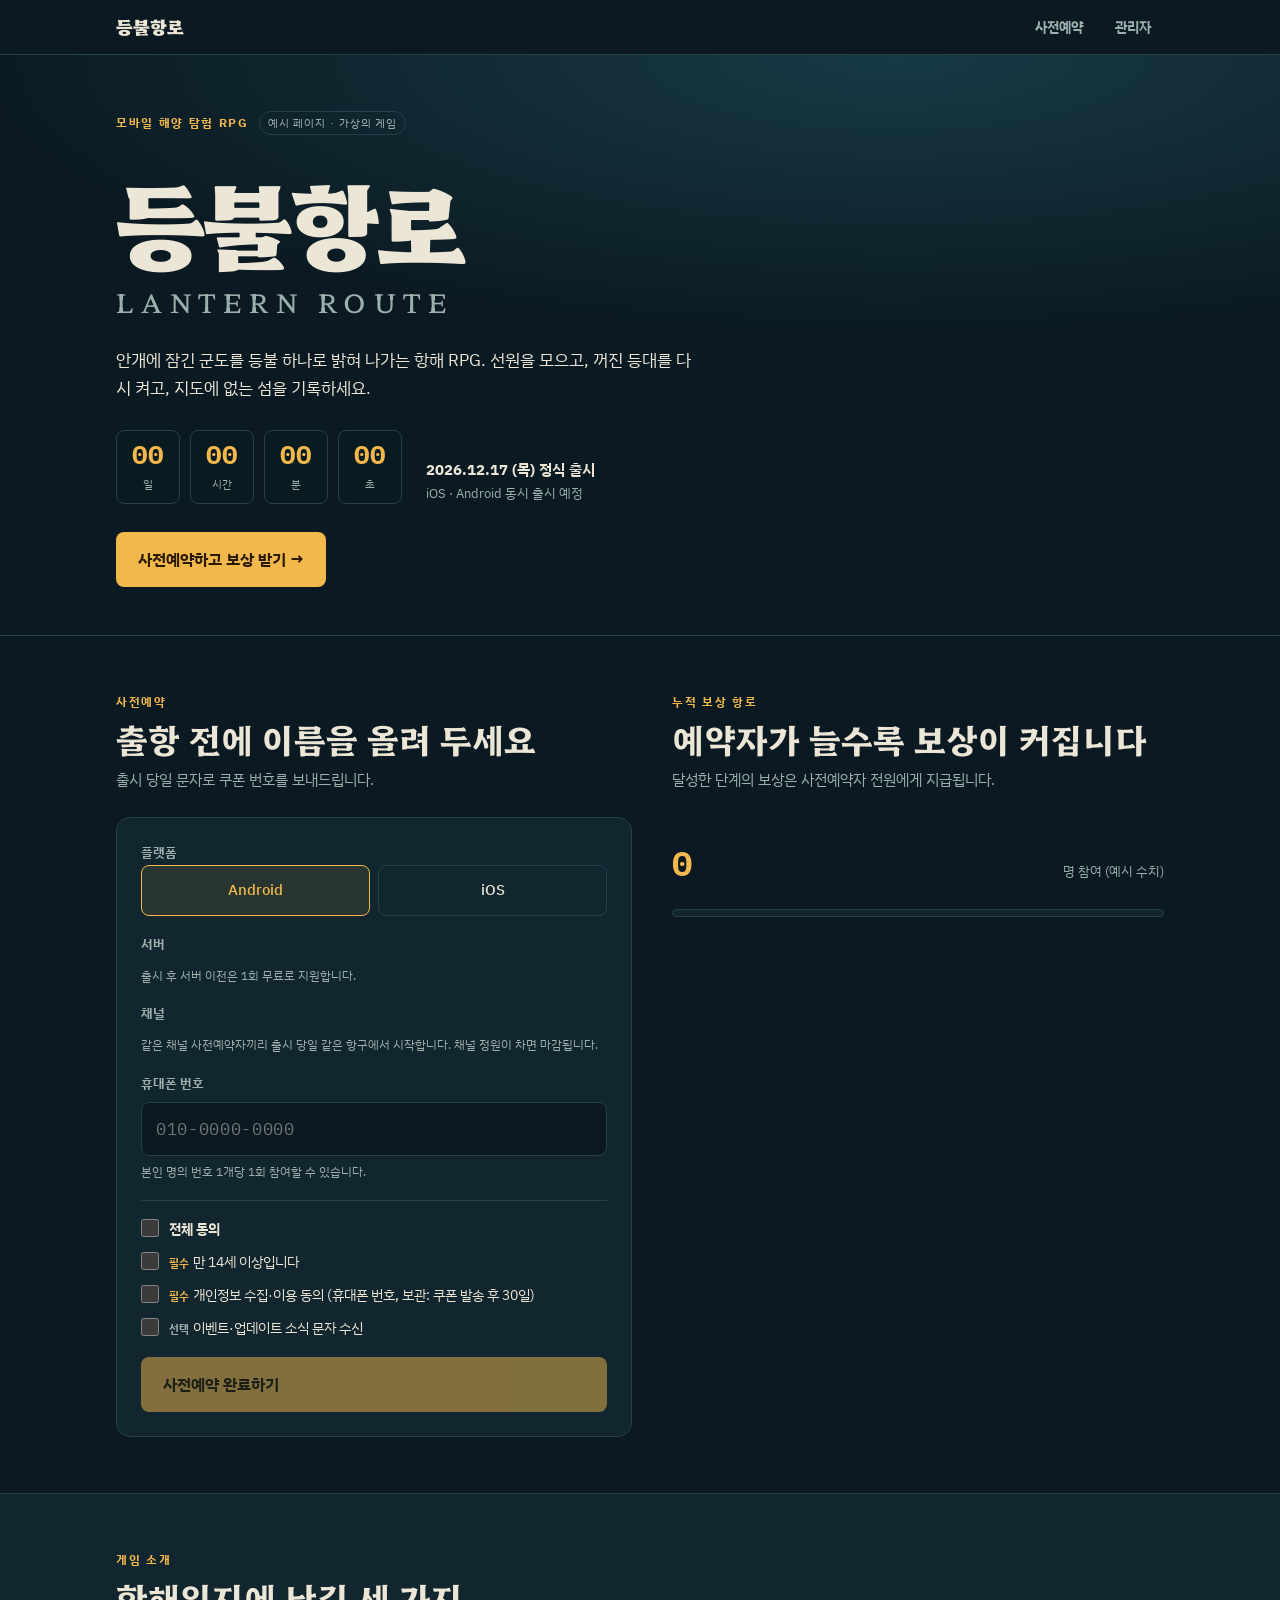
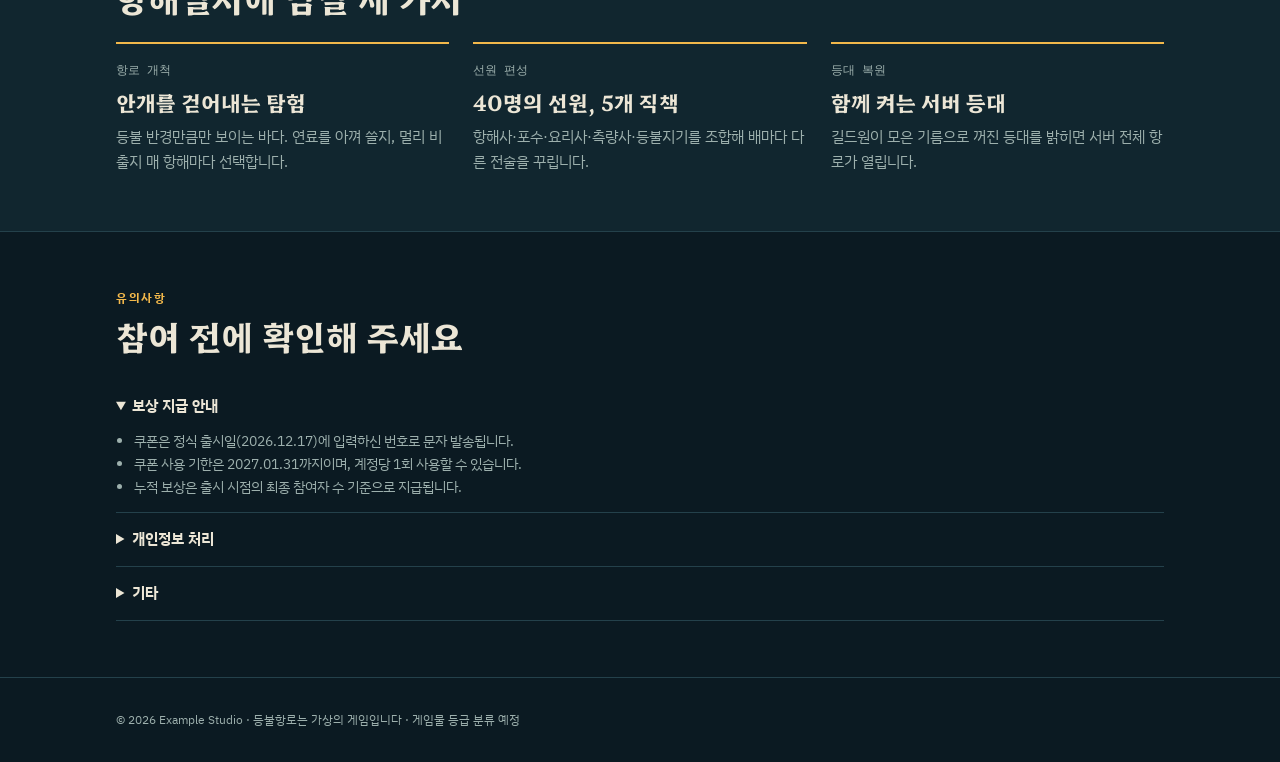
<file: index.html>
<!doctype html>
<html lang="ko">
  <head>
    <meta charset="utf-8" />
    <meta name="viewport" content="width=device-width, initial-scale=1, viewport-fit=cover" />
    <title>등불항로 사전예약</title>
    <meta name="description" content="모바일 해양 탐험 RPG 등불항로 사전예약 및 관리자 페이지" />
    <meta property="og:title" content="등불항로 사전예약" />
    <meta property="og:description" content="모바일 해양 탐험 RPG 등불항로 사전예약 및 관리자 페이지" />
    <meta property="og:type" content="website" />
    <meta name="twitter:card" content="summary_large_image" />
    <meta name="claude:viewport-fit-sides" content="cover" />
    <link rel="preconnect" href="https://fonts.googleapis.com" />
    <link rel="preconnect" href="https://fonts.gstatic.com" crossorigin />
    <link rel="stylesheet" href="https://fonts.googleapis.com/css2?family=Hahmlet:wght@500;700;900&family=IBM+Plex+Sans+KR:wght@400;500;700&family=IBM+Plex+Mono:wght@500&display=swap" />
    <style>
      :root{color-scheme:light;box-sizing:border-box;padding-top:env(safe-area-inset-top,0px);padding-bottom:env(safe-area-inset-bottom,0px)}
      html{scroll-padding-top:env(safe-area-inset-top,0px)}
      body{margin:0;padding:0;font:14px -apple-system,BlinkMacSystemFont,sans-serif;background:#fff;color:#000}
      img{max-width:100%}
      [hidden]:not([hidden=until-found i]){display:none!important}
    </style>
    <style>
/* Layout: 밤바다 위 항해일지 — 히어로(등불 캔버스) → 사전예약 폼 + 누적 보상 항로 → 특징 → 유의사항 */
:root{
  --sea:#0b1a22; --hull:#11262f; --line:#24414b; --fg:#ece6d6; --muted:#9db0ad;
  --lamp:#f2b84b; --lamp-ink:#2a1a00; --ok:#7fd1a8; --err:#ff8f7a;
  --f-display:"Hahmlet","Nanum Myeongjo",serif;
  --f-body:"IBM Plex Sans KR","Apple SD Gothic Neo","Malgun Gothic",sans-serif;
  --f-mono:"IBM Plex Mono",ui-monospace,monospace;
  color-scheme:dark;
}
*{box-sizing:border-box}
body{background:var(--sea);color:var(--fg);font-family:var(--f-body);font-size:15px;line-height:1.65}
.wrap{max-width:1080px;margin:0 auto;padding-left:max(16px,env(safe-area-inset-left,0px));padding-right:max(16px,env(safe-area-inset-right,0px))}
h1,h2,h3{font-family:var(--f-display);text-wrap:balance;margin:0;line-height:1.2}
.eyebrow{font-size:12px;letter-spacing:.14em;color:var(--lamp);font-weight:700}
.sample{display:inline-block;font-size:11px;letter-spacing:.08em;border:1px solid var(--line);color:var(--muted);padding:2px 8px;border-radius:99px}
a{color:var(--lamp)}
:focus-visible{outline:2px solid var(--lamp);outline-offset:3px}

/* Hero */
.hero{position:relative;overflow:hidden;border-bottom:1px solid var(--line);background:radial-gradient(120% 80% at 70% 0%,#173a45 0%,var(--sea) 60%)}
#sky{position:absolute;inset:0;width:100%;height:100%;display:block}
.hero .wrap{position:relative;padding-block:56px 48px;display:grid;gap:28px}
.hero-top{display:flex;gap:10px;align-items:center;flex-wrap:wrap}
.hero h1{font-size:clamp(44px,9vw,96px);font-weight:900;letter-spacing:-.02em}
.hero h1 small{display:block;font-size:.26em;font-weight:500;letter-spacing:.3em;color:var(--muted);margin-top:10px}
.lede{max-width:34em;color:var(--fg);font-size:17px;margin:0}
.launch{display:flex;flex-wrap:wrap;gap:24px;align-items:flex-end}
.count{display:flex;gap:10px}
.count div{min-width:64px;text-align:center;background:rgba(11,26,34,.7);border:1px solid var(--line);border-radius:8px;padding:8px 6px}
.count b{display:block;font-family:var(--f-mono);font-size:26px;font-variant-numeric:tabular-nums;color:var(--lamp);line-height:1.2}
.count span{font-size:11px;color:var(--muted)}
.launch-meta{font-size:13px;color:var(--muted)}
.launch-meta strong{color:var(--fg);font-size:15px;display:block}
.btn{appearance:none;border:0;cursor:pointer;font:inherit;font-weight:700;background:var(--lamp);color:var(--lamp-ink);padding:14px 22px;border-radius:8px;font-size:16px;text-decoration:none;display:inline-flex;gap:8px;align-items:center;transition:transform .15s,box-shadow .15s}
.btn:hover{transform:translateY(-1px);box-shadow:0 6px 24px -6px rgba(242,184,75,.6)}
.btn:disabled{opacity:.5;cursor:not-allowed;transform:none;box-shadow:none}

/* Main grid */
section{padding-block:56px}
.grid2{display:grid;grid-template-columns:1.05fr 1fr;gap:40px;align-items:start}
.grid2>*{min-width:0}
@media (max-width:820px){.grid2{grid-template-columns:1fr}}
.sec-head{display:grid;gap:8px;margin-bottom:24px}
.sec-head h2{font-size:clamp(26px,4vw,34px)}
.sec-head p{margin:0;color:var(--muted)}

/* Form */
form{background:var(--hull);border:1px solid var(--line);border-radius:14px;padding:24px;display:grid;gap:18px}
fieldset{border:0;padding:0;margin:0;display:grid;gap:8px}
legend,label.lb{font-size:13px;font-weight:700;color:var(--muted);padding:0;margin-bottom:2px}
.seg{display:grid;grid-template-columns:1fr 1fr;gap:8px}
.seg input{position:absolute;opacity:0;pointer-events:none}
.seg label{border:1px solid var(--line);border-radius:8px;padding:12px;text-align:center;cursor:pointer;font-weight:500;transition:border-color .15s,background .15s}
.seg input:checked+label{border-color:var(--lamp);background:rgba(242,184,75,.1);color:var(--lamp)}
.seg input:focus-visible+label{outline:2px solid var(--lamp);outline-offset:2px}
.srv{grid-template-columns:repeat(3,1fr)}
@media (max-width:480px){.srv{grid-template-columns:1fr}}
.srv label{display:grid;gap:4px;text-align:left;padding:12px 14px}
.srv label b{font-family:var(--f-display);font-size:17px}
.srv label small{font-size:12px;color:var(--muted);line-height:1.4}
.pill{justify-self:start;font-size:11px;font-weight:700;padding:1px 8px;border-radius:99px;border:1px solid currentColor}
.pill.new{color:var(--ok)}.pill.ok{color:var(--muted)}.pill.busy{color:var(--err)}
.chs{display:grid;grid-template-columns:repeat(4,1fr);gap:8px}
@media (max-width:420px){.chs{grid-template-columns:repeat(2,1fr)}}
.chs input{position:absolute;opacity:0;pointer-events:none}
.chs label{border:1px solid var(--line);border-radius:8px;padding:10px 6px;text-align:center;cursor:pointer;display:grid;gap:2px;font-weight:500}
.chs label small{font-size:11px;color:var(--muted)}
.chs input:checked+label{border-color:var(--lamp);background:rgba(242,184,75,.1);color:var(--lamp)}
.chs input:focus-visible+label{outline:2px solid var(--lamp);outline-offset:2px}
.chs input:disabled+label{opacity:.4;cursor:not-allowed;text-decoration:line-through}
.meter{height:4px;border-radius:99px;background:var(--line);overflow:hidden;margin-top:4px}
.meter i{display:block;height:100%;background:var(--muted)}
.chs input:checked+label .meter i{background:var(--lamp)}
.field{display:grid;gap:6px}
input[type=tel]{width:100%;font:inherit;font-family:var(--f-mono);font-size:17px;letter-spacing:.04em;background:var(--sea);color:var(--fg);border:1px solid var(--line);border-radius:8px;padding:12px 14px}
input[type=tel]:focus{border-color:var(--lamp);outline:none}
input[aria-invalid=true]{border-color:var(--err)}
.hint{font-size:12px;color:var(--muted)}
.hint.err{color:var(--err)}
.agree{display:grid;gap:10px;border-top:1px solid var(--line);padding-top:16px}
.chk{display:flex;gap:10px;align-items:flex-start;font-size:14px;cursor:pointer}
.chk input{width:18px;height:18px;margin:2px 0 0;accent-color:var(--lamp);flex:none}
.chk.all{font-weight:700}
.tag{font-size:11px;font-weight:700;margin-right:4px}
.tag.req{color:var(--lamp)}.tag.opt{color:var(--muted)}
.done{background:var(--hull);border:1px solid var(--ok);border-radius:14px;padding:28px;display:grid;gap:12px}
.done h3{font-size:24px;color:var(--ok)}
.done p{margin:0}
.coupon{font-family:var(--f-mono);font-size:20px;letter-spacing:.12em;background:var(--sea);border:1px dashed var(--lamp);color:var(--lamp);padding:12px;border-radius:8px;text-align:center}
.linkbtn{background:none;border:0;color:var(--muted);font:inherit;text-decoration:underline;cursor:pointer;justify-self:start;padding:0}

/* Roster */
.roster-sec{border-top:1px solid var(--line)}
.roster-tools{display:flex;flex-wrap:wrap;gap:10px;align-items:center;margin-bottom:14px}
.roster-tools input[type=search],.roster-tools select{font:inherit;background:var(--sea);color:var(--fg);border:1px solid var(--line);border-radius:8px;padding:9px 12px;min-width:0}
.roster-tools input[type=search]{flex:1 1 220px}
.roster-tools .chk{font-size:13px;align-items:center}
.roster-tools .chk input{margin:0}
.btn-ghost{appearance:none;font:inherit;font-size:13px;font-weight:700;background:none;border:1px solid var(--line);color:var(--fg);border-radius:8px;padding:9px 12px;cursor:pointer}
.btn-ghost.danger{color:var(--err);border-color:currentColor}
.btn-ghost:disabled{opacity:.4;cursor:not-allowed}
.confirm{display:flex;flex-wrap:wrap;gap:10px;align-items:center;border:1px solid var(--err);border-radius:8px;padding:10px 14px;margin-bottom:14px;font-size:14px}
.stats{display:flex;flex-wrap:wrap;gap:6px 18px;font-size:13px;color:var(--muted);margin-bottom:10px}
.stats b{color:var(--fg);font-family:var(--f-mono);font-variant-numeric:tabular-nums}
.table-wrap{position:relative;overflow-x:auto;border:1px solid var(--line);border-radius:12px;background:var(--hull)}
.table-wrap table{width:100%;border-collapse:collapse;font-size:14px;min-width:760px}
.table-wrap th,.table-wrap td{text-align:left;padding:11px 14px;border-bottom:1px solid var(--line);white-space:nowrap}
.table-wrap th{font-size:12px;color:var(--muted);font-weight:700;letter-spacing:.04em;background:var(--sea)}
.table-wrap tbody tr:last-child td{border-bottom:0}
.table-wrap td.num{font-family:var(--f-mono);font-variant-numeric:tabular-nums}
.table-wrap td.empty{text-align:center;color:var(--muted);padding:28px 14px;white-space:normal}
.sub-head{display:flex;align-items:center;justify-content:space-between;gap:12px;flex-wrap:wrap;margin-bottom:6px}
.sub-head h3{margin-bottom:0}
.cap-bar{display:flex;flex-wrap:wrap;gap:10px;align-items:center;margin-top:12px}
.cap-bar .spacer{flex:1}
.btn-sm{padding:9px 18px;font-size:14px}
.cap-cell{display:grid;gap:4px}
.cap-cell small{font-size:11px;color:var(--muted);font-family:var(--f-body)}
.cap-in,.ed-sel{font:inherit;font-size:13px;background:var(--sea);color:var(--fg);border:1px solid var(--line);border-radius:6px;padding:6px 8px}
.cap-in{width:96px;font-family:var(--f-mono);font-variant-numeric:tabular-nums}
.cap-in:focus,.ed-sel:focus{border-color:var(--lamp);outline:none}
.cap-in[aria-invalid=true]{border-color:var(--err)}
.cap-of{color:var(--muted)}
.ed-cell{display:flex;gap:6px}
.row-acts{display:flex;flex-direction:row;gap:8px;align-items:center;white-space:nowrap;flex-shrink:0}
.ed-save{background:var(--lamp);color:var(--lamp-ink);border:0;border-radius:6px;font:inherit;font-size:12px;font-weight:700;padding:5px 12px;cursor:pointer;white-space:nowrap;word-break:keep-all;flex-shrink:0;display:inline-flex;align-items:center;justify-content:center}
.table-wrap tr.editing td{background:rgba(242,184,75,.07)}
.chg{font-size:11px;color:var(--lamp);margin-left:6px}
/* 신청자 명단: 좁은 화면에서는 카드형 */
#roster .table-wrap{overflow-x:auto}
#roster .table-wrap table{min-width:0}
#roster .table-wrap th,#roster .table-wrap td{padding:10px 10px;white-space:normal}
#roster .table-wrap th:first-child,#roster .table-wrap td:first-child{padding-left:14px}
#roster .table-wrap td.num{white-space:nowrap}
#roster .table-wrap td.date{white-space:normal;min-width:6.5em}
#roster .table-wrap th:last-child,#roster .table-wrap td:last-child{white-space:nowrap;width:1%;min-width:105px}
#roster .row-acts{display:flex;flex-direction:row;align-items:center;flex-wrap:nowrap;white-space:nowrap;gap:8px}
#roster .ed-save,#roster .ed-cancel,#roster .row-edit,#roster .row-del{white-space:nowrap;word-break:keep-all;flex-shrink:0}
#roster .ed-cell{flex-wrap:wrap}
@media (max-width:760px){
  #roster .table-wrap thead{display:none}
  #roster .table-wrap table,#roster .table-wrap tbody,#roster .table-wrap tr,#roster .table-wrap td{display:block;width:100%}
  #roster .table-wrap tr{padding:10px 14px;border-bottom:1px solid var(--line)}
  #roster .table-wrap tbody tr:last-child{border-bottom:0}
  #roster .table-wrap td,#roster .table-wrap td:first-child{border:0;padding:3px 0;display:flex;flex-wrap:wrap;gap:4px 8px;align-items:center;white-space:normal}
  #roster .table-wrap td::before{content:attr(data-label);flex:0 0 80px;color:var(--muted);font-size:12px;font-family:var(--f-body)}
  #roster .chg{margin-left:0}
  #roster .table-wrap td.empty{display:block;padding:20px 0}
  #roster .table-wrap td.empty::before{content:none}
}
/* 관리자 로그인 */
.login{padding-block:56px 80px}
.login-card{max-width:400px;margin:0 auto;background:var(--hull);border:1px solid var(--line);border-radius:14px;padding:28px 24px;display:grid;gap:16px}
.login-card h2{font-size:26px}
.login-card p{margin:0;color:var(--muted);font-size:13px}
.login-in{width:100%;font:inherit;font-size:15px;background:var(--sea);color:var(--fg);border:1px solid var(--line);border-radius:8px;padding:11px 14px}
.login-in:focus{border-color:var(--lamp);outline:none}
.login-in[aria-invalid=true]{border-color:var(--err)}
.pw-row{position:relative}
.pw-row .login-in{padding-right:64px}
.pw-toggle{position:absolute;right:6px;top:50%;transform:translateY(-50%);background:none;border:0;color:var(--muted);font:inherit;font-size:12px;font-weight:700;padding:6px 8px;cursor:pointer}
.login-card .btn{justify-content:center}
.login-card .login-err{color:var(--err);font-size:13px;margin:0}
.tab-logout{background:none;border:1px solid var(--line);color:var(--muted);font:inherit;font-size:13px;font-weight:700;padding:7px 12px;border-radius:8px;cursor:pointer}
.tab-logout:hover{color:var(--fg)}
.sub-actions{display:flex;gap:8px;flex-wrap:wrap}
.pager{display:flex;flex-wrap:wrap;align-items:center;justify-content:space-between;gap:10px 16px;margin-top:12px;font-size:13px;color:var(--muted)}
.pg-info{font-variant-numeric:tabular-nums}
.pg-btns{display:flex;gap:4px;flex-wrap:wrap}
.pg-btns button,.pg-go{min-width:34px;height:34px;padding:0 10px;border:1px solid var(--line);background:none;color:var(--fg);border-radius:6px;font:inherit;font-size:13px;cursor:pointer;font-family:var(--f-mono);font-variant-numeric:tabular-nums}
.pg-go{font-family:var(--f-body);font-weight:700}
.pg-btns button[aria-current=page]{background:var(--lamp);border-color:var(--lamp);color:var(--lamp-ink);font-weight:700}
.pg-btns button:disabled{opacity:.35;cursor:not-allowed}
.pg-gap{align-self:center;padding:0 4px}
.pg-jump{display:flex;align-items:center;gap:6px}
.pg-in{width:64px;height:34px;font:inherit;font-size:13px;font-family:var(--f-mono);background:var(--sea);color:var(--fg);border:1px solid var(--line);border-radius:6px;padding:0 8px}
.pg-in:focus{border-color:var(--lamp);outline:none}
.add-ch{justify-self:start;background:none;border:1px dashed var(--line);color:var(--lamp);border-radius:6px;font:inherit;font-size:12px;font-weight:700;padding:5px 10px;cursor:pointer;white-space:nowrap}
.add-ch:disabled{opacity:.4;cursor:not-allowed}
.srv-add{margin-top:14px;background:var(--sea);border:1px dashed var(--line);border-radius:12px;padding:14px 16px;display:grid;gap:10px}
.srv-add h4{margin:0;font-size:14px;font-family:var(--f-display)}
.srv-add-grid{display:grid;grid-template-columns:1.4fr 2fr .9fr .8fr 1fr auto;gap:10px;align-items:end}
@media (max-width:820px){.srv-add-grid{grid-template-columns:1fr 1fr}}
.srv-add label{display:grid;gap:4px;font-size:12px;color:var(--muted);min-width:0}
.srv-add input,.srv-add select{font:inherit;font-size:13px;background:var(--hull);color:var(--fg);border:1px solid var(--line);border-radius:6px;padding:0 9px;height:36px;min-width:0;width:100%}
.srv-add input:focus,.srv-add select:focus{border-color:var(--lamp);outline:none}
.row-edit,.ed-cancel,.row-del{background:none;border:0;color:var(--muted);cursor:pointer;font:inherit;font-size:12px;text-decoration:underline;white-space:nowrap;word-break:keep-all;flex-shrink:0;display:inline-flex;align-items:center}
.yes{color:var(--ok)}
.warn{color:var(--err);font-size:13px;margin:0 0 12px}
/* Top nav & admin */
body::before{content:"";position:fixed;inset:0 0 auto;height:env(safe-area-inset-top,0px);z-index:10;background:var(--sea)}
.topnav{position:sticky;top:env(safe-area-inset-top,0px);z-index:8;background:rgba(11,26,34,.94);backdrop-filter:blur(8px);border-bottom:1px solid var(--line)}
.topnav .wrap{display:flex;align-items:center;justify-content:space-between;gap:8px;min-height:54px;flex-wrap:nowrap}
.brand{font-family:var(--f-display);font-weight:900;font-size:18px;margin-right:auto;color:var(--fg);text-decoration:none;white-space:nowrap;flex-shrink:0}
.tabs{display:flex;flex-direction:row;flex-wrap:nowrap;align-items:center;gap:6px;flex-shrink:0}
.tabs a{color:var(--muted);text-decoration:none;font-weight:700;font-size:14px;padding:7px 13px;border-radius:8px;display:inline-flex;align-items:center;justify-content:center;gap:4px;white-space:nowrap;flex-shrink:0}
.tabs a[aria-current=page]{color:var(--lamp-ink);background:var(--lamp)}
.tabs a:not([aria-current=page]):hover{color:var(--fg);background:var(--hull)}
.tab-logout{white-space:nowrap;flex-shrink:0}
@media (max-width:540px){
  .topnav .wrap{gap:6px;min-height:48px}
  .brand{font-size:16px}
  .tabs{gap:4px}
  .tabs a{font-size:13px;padding:6px 10px}
  .tab-logout{font-size:12px;padding:6px 9px}
}
section[id],#roster{scroll-margin-top:64px}
.admin{padding-block:40px 64px}
.admin>.wrap{display:grid;gap:40px}
.admin>.wrap>*{min-width:0}
.admin .sec-head{margin-bottom:0}
.admin h3{font-size:20px;margin-bottom:6px}
.kpis{display:grid;grid-template-columns:repeat(3,1fr);gap:12px}
@media (max-width:560px){.kpis{grid-template-columns:1fr}}
.kpi{background:var(--hull);border:1px solid var(--line);border-radius:12px;padding:16px;display:grid;gap:2px;min-width:0}
.kpi span{font-size:12px;color:var(--muted)}
.kpi b{font-family:var(--f-mono);font-size:26px;font-variant-numeric:tabular-nums;color:var(--fg)}
.kpi small{font-size:12px;color:var(--muted)}
.admin-note{font-size:12px;color:var(--muted);margin:0 0 12px}
.cell-full{color:var(--err)}
.mine{color:var(--lamp)}
.sr{position:absolute;width:1px;height:1px;overflow:hidden;clip:rect(0 0 0 0);white-space:nowrap}

/* Route milestones */
.route{display:grid;gap:18px}
.tally{display:flex;justify-content:space-between;align-items:baseline;gap:12px;flex-wrap:wrap}
.tally b{font-family:var(--f-mono);font-size:34px;font-variant-numeric:tabular-nums;color:var(--lamp)}
.tally span{color:var(--muted);font-size:13px}
.bar{height:8px;background:var(--hull);border:1px solid var(--line);border-radius:99px;overflow:hidden}
.bar i{display:block;height:100%;background:linear-gradient(90deg,#c98a25,var(--lamp));width:0;transition:width .8s ease}
.stops{list-style:none;margin:0;padding:0;display:grid;gap:0}
.stops li{display:grid;grid-template-columns:28px 1fr auto;gap:14px;align-items:center;padding:14px 0;border-bottom:1px solid var(--line)}
.stops li:last-child{border-bottom:0}
.dot{width:14px;height:14px;border-radius:50%;border:2px solid var(--line);justify-self:center}
.stops li.hit .dot{background:var(--lamp);border-color:var(--lamp);box-shadow:0 0 12px var(--lamp)}
.stops .goal{font-family:var(--f-mono);font-size:13px;color:var(--muted);font-variant-numeric:tabular-nums}
.stops .rw{font-weight:500}
.stops .st{font-size:12px;font-weight:700;padding:3px 9px;border-radius:99px;border:1px solid var(--line);color:var(--muted);white-space:nowrap}
.stops li.hit .st{border-color:var(--lamp);color:var(--lamp)}

/* Features */
.feats{display:grid;grid-template-columns:repeat(3,1fr);gap:24px}
@media (max-width:820px){.feats{grid-template-columns:1fr}}
.feat{display:grid;gap:10px;align-content:start;border-top:2px solid var(--lamp);padding-top:16px}
.feat .k{font-family:var(--f-mono);font-size:12px;color:var(--muted)}
.feat h3{font-size:21px}
.feat p{margin:0;color:var(--muted)}
.bg-alt{background:var(--hull);border-block:1px solid var(--line)}

/* Notice */
details{border-bottom:1px solid var(--line);padding-block:14px}
summary{cursor:pointer;font-weight:700}
details ul{margin:10px 0 0;padding-left:18px;color:var(--muted);font-size:14px}
footer{padding-block:32px;color:var(--muted);font-size:12px;border-top:1px solid var(--line)}

/* Mobile sticky CTA */
.sticky{position:fixed;left:0;right:0;bottom:0;z-index:5;background:rgba(11,26,34,.94);border-top:1px solid var(--line);padding:10px max(16px,env(safe-area-inset-right,0px)) calc(10px + env(safe-area-inset-bottom,0px)) max(16px,env(safe-area-inset-left,0px));display:none}
.sticky .btn{width:100%;justify-content:center}
@media (max-width:640px){.sticky{display:block}footer{padding-bottom:96px}}
.toast{position:fixed;left:50%;bottom:calc(24px + env(safe-area-inset-bottom,0px));transform:translateX(-50%);background:var(--fg);color:var(--sea);padding:10px 16px;border-radius:8px;font-weight:500;font-size:14px;z-index:9}
@media (prefers-reduced-motion:reduce){*{transition:none!important}}
    </style>
  </head>
  <body>
    <nav class="topnav" aria-label="페이지 전환"><div class="wrap">
      <a class="brand" href="/">등불항로</a>
      <div class="tabs">
        <a href="/" data-view="home">사전예약</a>
        <a href="/admin" data-view="admin">관리자</a>
        <button type="button" class="tab-logout" id="logout" hidden>로그아웃</button>
      </div>
    </div></nav>
    <div id="view-home">
    <header class="hero">
      <canvas id="sky" aria-hidden="true"></canvas>
      <div class="wrap">
        <div class="hero-top"><span class="eyebrow">모바일 해양 탐험 RPG</span><span class="sample">예시 페이지 · 가상의 게임</span></div>
        <h1>등불항로<small>LANTERN ROUTE</small></h1>
        <p class="lede">안개에 잠긴 군도를 등불 하나로 밝혀 나가는 항해 RPG. 선원을 모으고, 꺼진 등대를 다시 켜고, 지도에 없는 섬을 기록하세요.</p>
        <div class="launch">
          <div class="count" id="count" aria-label="출시까지 남은 시간">
            <div><b id="cd-d">00</b><span>일</span></div>
            <div><b id="cd-h">00</b><span>시간</span></div>
            <div><b id="cd-m">00</b><span>분</span></div>
            <div><b id="cd-s">00</b><span>초</span></div>
          </div>
          <div class="launch-meta"><strong>2026.12.17 (목) 정식 출시</strong>iOS · Android 동시 출시 예정</div>
        </div>
        <div><a class="btn" href="#reserve">사전예약하고 보상 받기 →</a></div>
      </div>
    </header>

    <main>
      <section id="reserve">
        <div class="wrap grid2">
          <div>
            <div class="sec-head">
              <span class="eyebrow">사전예약</span>
              <h2>출항 전에 이름을 올려 두세요</h2>
              <p>출시 당일 문자로 쿠폰 번호를 보내드립니다.</p>
            </div>
            <form id="form" novalidate>
              <fieldset>
                <legend>플랫폼</legend>
                <div class="seg">
                  <input type="radio" name="os" id="os-a" value="Android" checked><label for="os-a">Android</label>
                  <input type="radio" name="os" id="os-i" value="iOS"><label for="os-i">iOS</label>
                </div>
              </fieldset>
              <fieldset>
                <legend>서버</legend>
                <div class="seg srv" id="servers"></div>
                <span class="hint">출시 후 서버 이전은 1회 무료로 지원합니다.</span>
              </fieldset>
              <fieldset>
                <legend>채널 <span id="ch-server" style="font-weight:500"></span></legend>
                <div class="chs" id="channels"></div>
                <span class="hint">같은 채널 사전예약자끼리 출시 당일 같은 항구에서 시작합니다. 채널 정원이 차면 마감됩니다.</span>
              </fieldset>
              <div class="field">
                <label class="lb" for="phone">휴대폰 번호</label>
                <input type="tel" id="phone" inputmode="numeric" autocomplete="tel" placeholder="010-0000-0000" maxlength="13" aria-describedby="phone-hint">
                <span class="hint" id="phone-hint">본인 명의 번호 1개당 1회 참여할 수 있습니다.</span>
              </div>
              <div class="agree">
                <label class="chk all"><input type="checkbox" id="ag-all">전체 동의</label>
                <label class="chk"><input type="checkbox" id="ag-age" class="ag req-ag"><span><span class="tag req">필수</span>만 14세 이상입니다</span></label>
                <label class="chk"><input type="checkbox" id="ag-privacy" class="ag req-ag"><span><span class="tag req">필수</span>개인정보 수집·이용 동의 (휴대폰 번호, 보관: 쿠폰 발송 후 30일)</span></label>
                <label class="chk"><input type="checkbox" id="ag-mkt" class="ag"><span><span class="tag opt">선택</span>이벤트·업데이트 소식 문자 수신</span></label>
              </div>
              <button class="btn" type="submit" id="submit" disabled>사전예약 완료하기</button>
            </form>
            <div class="done" id="done" hidden>
              <h3>사전예약이 완료되었습니다</h3>
              <p id="done-msg"></p>
              <div class="coupon" id="coupon">LNTN-0000-0000</div>
              <p class="hint">위 번호는 예시입니다. 실제 쿠폰은 출시 당일 문자로 발송됩니다.</p>
              <a class="linkbtn" href="/admin">관리자 페이지에서 명단 확인하기</a>
              <button type="button" class="linkbtn" id="again">다른 번호로 다시 해 보기</button>
            </div>
          </div>

          <div class="route">
            <div class="sec-head">
              <span class="eyebrow">누적 보상 항로</span>
              <h2>예약자가 늘수록 보상이 커집니다</h2>
              <p>달성한 단계의 보상은 사전예약자 전원에게 지급됩니다.</p>
            </div>
            <div class="tally"><b id="total">0</b><span>명 참여 (예시 수치)</span></div>
            <div class="bar" role="progressbar" aria-label="100만 명 목표 대비 진행률" aria-valuemin="0" aria-valuemax="1000000" id="bar"><i id="bar-fill"></i></div>
            <ol class="stops" id="stops"></ol>
          </div>
        </div>
      </section>

      <section class="bg-alt">
        <div class="wrap">
          <div class="sec-head"><span class="eyebrow">게임 소개</span><h2>항해일지에 남길 세 가지</h2></div>
          <div class="feats">
            <div class="feat"><span class="k">항로 개척</span><h3>안개를 걷어내는 탐험</h3><p>등불 반경만큼만 보이는 바다. 연료를 아껴 쓸지, 멀리 비출지 매 항해마다 선택합니다.</p></div>
            <div class="feat"><span class="k">선원 편성</span><h3>40명의 선원, 5개 직책</h3><p>항해사·포수·요리사·측량사·등불지기를 조합해 배마다 다른 전술을 꾸립니다.</p></div>
            <div class="feat"><span class="k">등대 복원</span><h3>함께 켜는 서버 등대</h3><p>길드원이 모은 기름으로 꺼진 등대를 밝히면 서버 전체 항로가 열립니다.</p></div>
          </div>
        </div>
      </section>

      <section>
        <div class="wrap">
          <div class="sec-head"><span class="eyebrow">유의사항</span><h2>참여 전에 확인해 주세요</h2></div>
          <details open><summary>보상 지급 안내</summary><ul>
            <li>쿠폰은 정식 출시일(2026.12.17)에 입력하신 번호로 문자 발송됩니다.</li>
            <li>쿠폰 사용 기한은 2027.01.31까지이며, 계정당 1회 사용할 수 있습니다.</li>
            <li>누적 보상은 출시 시점의 최종 참여자 수 기준으로 지급됩니다.</li>
          </ul></details>
          <details><summary>개인정보 처리</summary><ul>
            <li>수집 항목: 휴대폰 번호, 플랫폼 정보</li>
            <li>이용 목적: 사전예약 보상 쿠폰 발송</li>
            <li>보유 기간: 쿠폰 발송 후 30일 뒤 파기</li>
            <li>예시 페이지의 저장 위치: Firebase Firestore에 안전하게 보관 (관리자 화면에서 관리/삭제 가능)</li>
          </ul></details>
          <details><summary>기타</summary><ul>
            <li>이 페이지는 가상의 게임으로 만든 예시이며, 실제 참가 신청은 Firebase Firestore를 통해 실시간으로 처리됩니다.</li>
          </ul></details>
        </div>
      </section>
    </main>
    </div>

    <main id="view-login" class="login" hidden>
      <div class="wrap">
        <form class="login-card" id="login-form" novalidate>
          <span class="eyebrow">관리자</span>
          <h2>관리자 로그인</h2>
          <p>관리자 계정으로 로그인해야 신청자 명단과 서버·채널 관리 화면을 볼 수 있습니다.</p>
          <button type="button" class="btn" id="google-login-btn" style="background:#fff;color:#1f2937;border:1px solid #d1d5db;justify-content:center">
            <svg width="18" height="18" viewBox="0 0 24 24"><path fill="#4285F4" d="M22.56 12.25c0-.78-.07-1.53-.2-2.25H12v4.26h5.92c-.26 1.37-1.04 2.53-2.21 3.31v2.77h3.57c2.08-1.92 3.28-4.74 3.28-8.09z"/><path fill="#34A853" d="M12 23c2.97 0 5.46-.98 7.28-2.66l-3.57-2.77c-.98.66-2.23 1.06-3.71 1.06-2.86 0-5.29-1.93-6.16-4.53H2.18v2.84C3.99 20.53 7.7 23 12 23z"/><path fill="#FBBC05" d="M5.84 14.09c-.22-.66-.35-1.36-.35-2.09s.13-1.43.35-2.09V7.06H2.18C1.43 8.55 1 10.22 1 12s.43 3.45 1.18 4.94l2.85-2.22.81-.63z"/><path fill="#EA4335" d="M12 5.38c1.62 0 3.06.56 4.21 1.64l3.15-3.15C17.45 2.09 14.97 1 12 1 7.7 1 3.99 3.47 2.18 7.06l3.66 2.84c.87-2.6 3.3-4.52 6.16-4.52z"/></svg>
            Google 계정으로 관리자 로그인
          </button>
          <div style="text-align:center;font-size:12px;color:var(--muted)">또는 아이디/비밀번호로 로그인</div>
          <div class="field">
            <label class="lb" for="admin-id">아이디</label>
            <input class="login-in" id="admin-id" autocomplete="username" autocapitalize="off" spellcheck="false">
          </div>
          <div class="field">
            <label class="lb" for="admin-pw">비밀번호</label>
            <div class="pw-row">
              <input class="login-in" type="password" id="admin-pw" autocomplete="current-password">
              <button type="button" class="pw-toggle" id="pw-toggle" aria-pressed="false">보기</button>
            </div>
          </div>
          <p class="login-err" id="login-err" role="alert" hidden></p>
          <button class="btn" type="submit" id="login-btn">로그인</button>
        </form>
      </div>
    </main>

    <main id="view-admin" class="admin" hidden>
      <div class="wrap">
        <div class="sec-head">
          <span class="eyebrow">관리자</span>
          <h2>사전예약 관리</h2>
        </div>
        <p class="warn" id="storage-warn" hidden>이 브라우저에서는 저장소를 쓸 수 없어, 새로 고치면 명단이 사라집니다.</p>
        <div class="kpis" id="kpis"></div>

        <div>
          <div class="sub-head">
            <h3>서버 · 채널 현황</h3>
            <div class="sub-actions"><button type="button" class="btn-ghost" id="ch-csv">CSV 다운로드</button><button type="button" class="btn-ghost" id="cap-edit">정원 · 채널 수정</button></div>
          </div>
          <p class="admin-note" id="ch-note"></p>
          <p class="warn" id="cap-err" hidden></p>
          <div class="table-wrap">
            <table>
              <thead id="ch-head"></thead>
              <tbody id="ch-body"></tbody>
            </table>
          </div>
          <nav class="pager" id="ch-pager" aria-label="서버 · 채널 현황 페이지"></nav>
          <form class="srv-add" id="srv-add" hidden novalidate>
            <h4>서버 추가</h4>
            <div class="srv-add-grid">
              <label>서버 이름<input id="na-name" maxlength="10" placeholder="예: 은빛여울" autocomplete="off"></label>
              <label>설명<input id="na-desc" maxlength="20" placeholder="예: 신규 이벤트 서버" autocomplete="off"></label>
              <label>상태<select id="na-tag"><option value="new">신규</option><option value="ok">원활</option><option value="busy">혼잡</option></select></label>
              <label>채널 수<input type="number" id="na-ch" min="1" max="10" step="1" value="4"></label>
              <label>채널 정원<input type="number" id="na-cap" min="1" max="99999" step="1" value="5000"></label>
              <button type="submit" class="btn-ghost">서버 추가</button>
            </div>
            <p class="warn" id="na-err" hidden></p>
          </form>
          <div class="cap-bar" id="cap-bar" hidden>
            <button type="button" class="btn-ghost" id="cap-reset">모두 기본값 5,000명으로</button>
            <span class="spacer"></span>
            <button type="button" class="btn-ghost" id="cap-cancel">취소</button>
            <button type="button" class="btn btn-sm" id="cap-save">변경 사항 저장</button>
          </div>
        </div>

        <div id="roster">
          <h3>신청자 명단</h3>
          <p class="admin-note">연락처 가운데 4자리는 블라인드 처리됩니다. 신청 내역은 Firebase Firestore에 실시간으로 안전하게 동기화됩니다.</p>
          <div class="roster-tools">
            <input type="search" id="roster-q" placeholder="번호 뒤 4자리 또는 서버 이름으로 검색" aria-label="명단 검색">
            <select id="roster-srv" aria-label="서버로 거르기"><option value="">전체 서버</option></select>
            <button type="button" class="btn-ghost" id="roster-csv">CSV 다운로드</button>
            <button type="button" class="btn-ghost danger" id="roster-clear">명단 전체 삭제</button>
          </div>
          <div class="confirm" id="roster-confirm" hidden>
            <span id="roster-confirm-msg"></span>
            <button type="button" class="btn-ghost danger" id="roster-confirm-yes">삭제</button>
            <button type="button" class="btn-ghost" id="roster-confirm-no">취소</button>
          </div>
          <div class="stats" id="roster-stats"></div>
          <div class="table-wrap">
            <table>
              <thead><tr><th>No.</th><th>신청 일시</th><th>휴대폰 번호</th><th>플랫폼</th><th>서버 · 채널</th><th>마케팅 수신</th><th>쿠폰 번호</th><th><span class="sr">관리</span></th></tr></thead>
              <tbody id="roster-body"></tbody>
            </table>
          </div>
          <nav class="pager" id="roster-pager" aria-label="신청자 명단 페이지"></nav>
        </div>
      </div>
    </main>
    <footer><div class="wrap">© 2026 Example Studio · 등불항로는 가상의 게임입니다 · 게임물 등급 분류 예정</div></footer>

    <div class="sticky" id="sticky"><a class="btn" href="#reserve">사전예약하기</a></div>
    <div class="toast" id="toast" hidden></div>

    <script type="module" src="/src/app.ts"></script>
  </body>
</html>
</file>
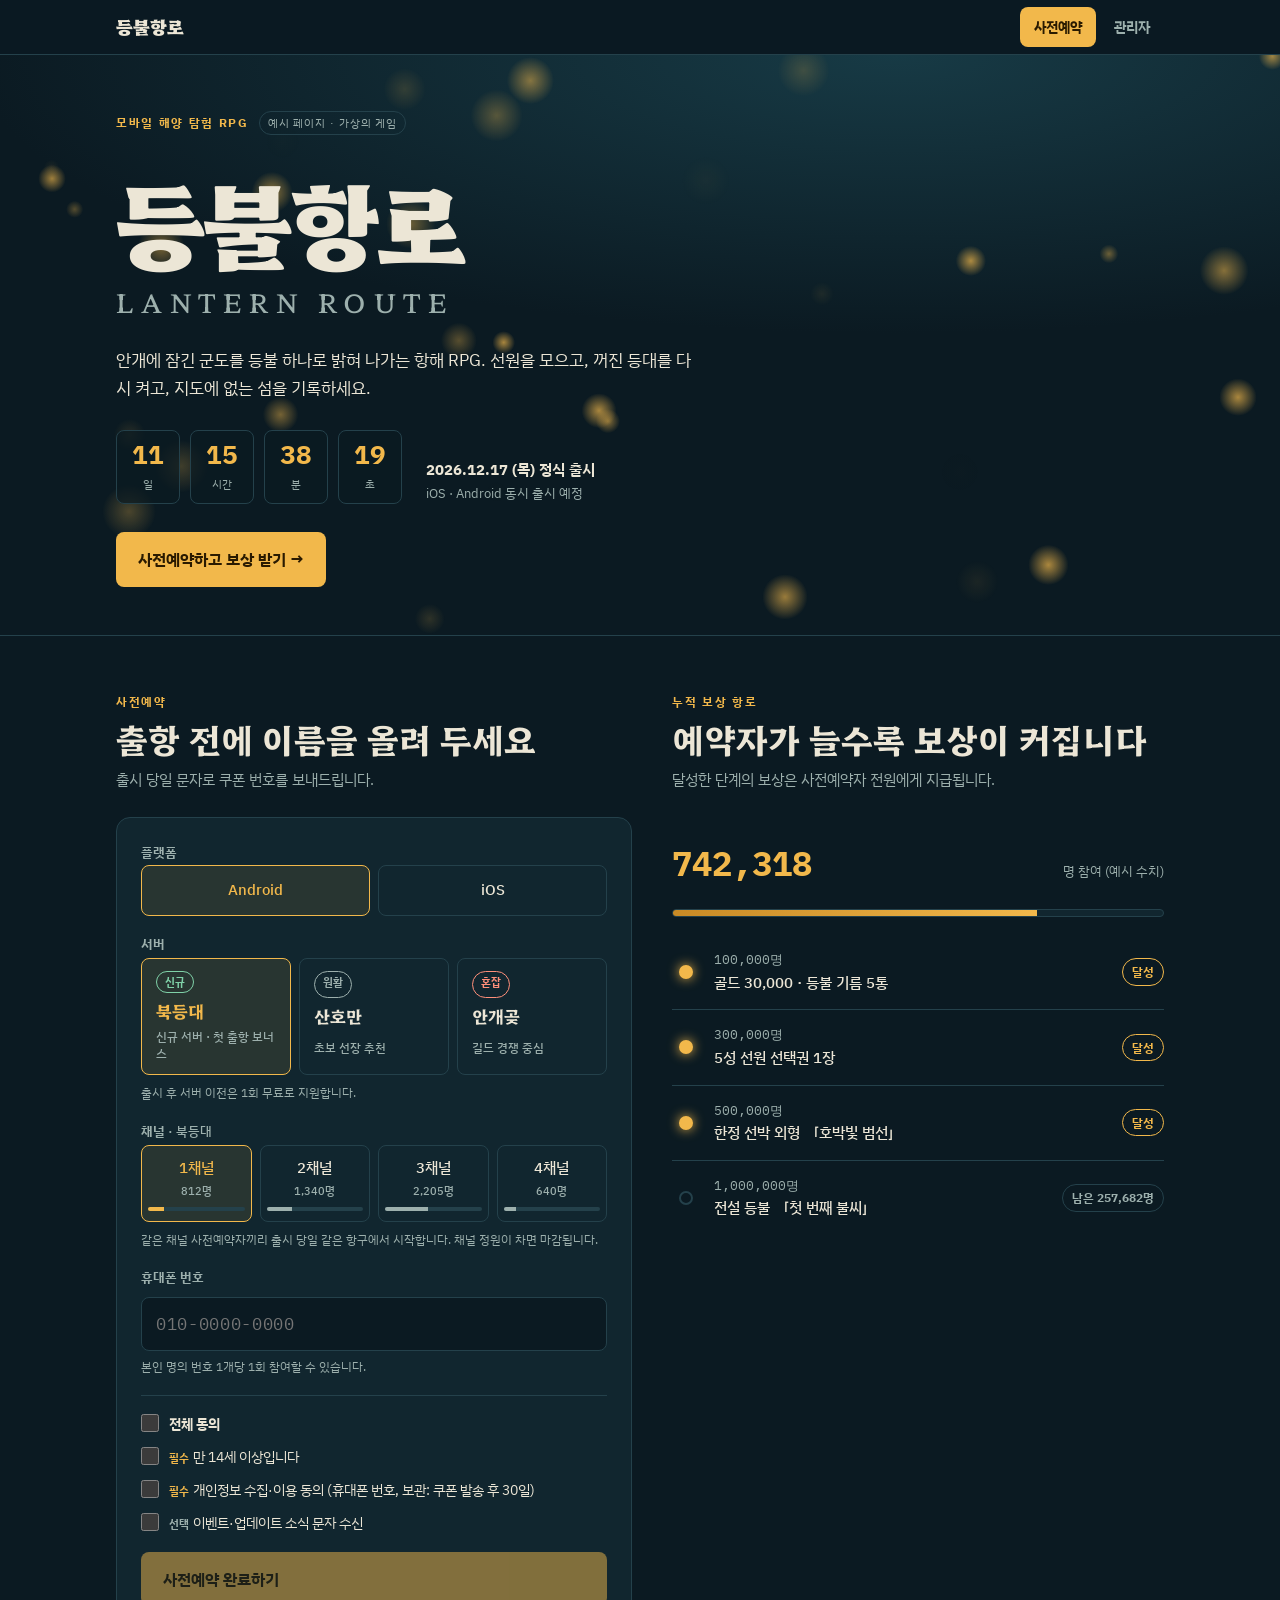
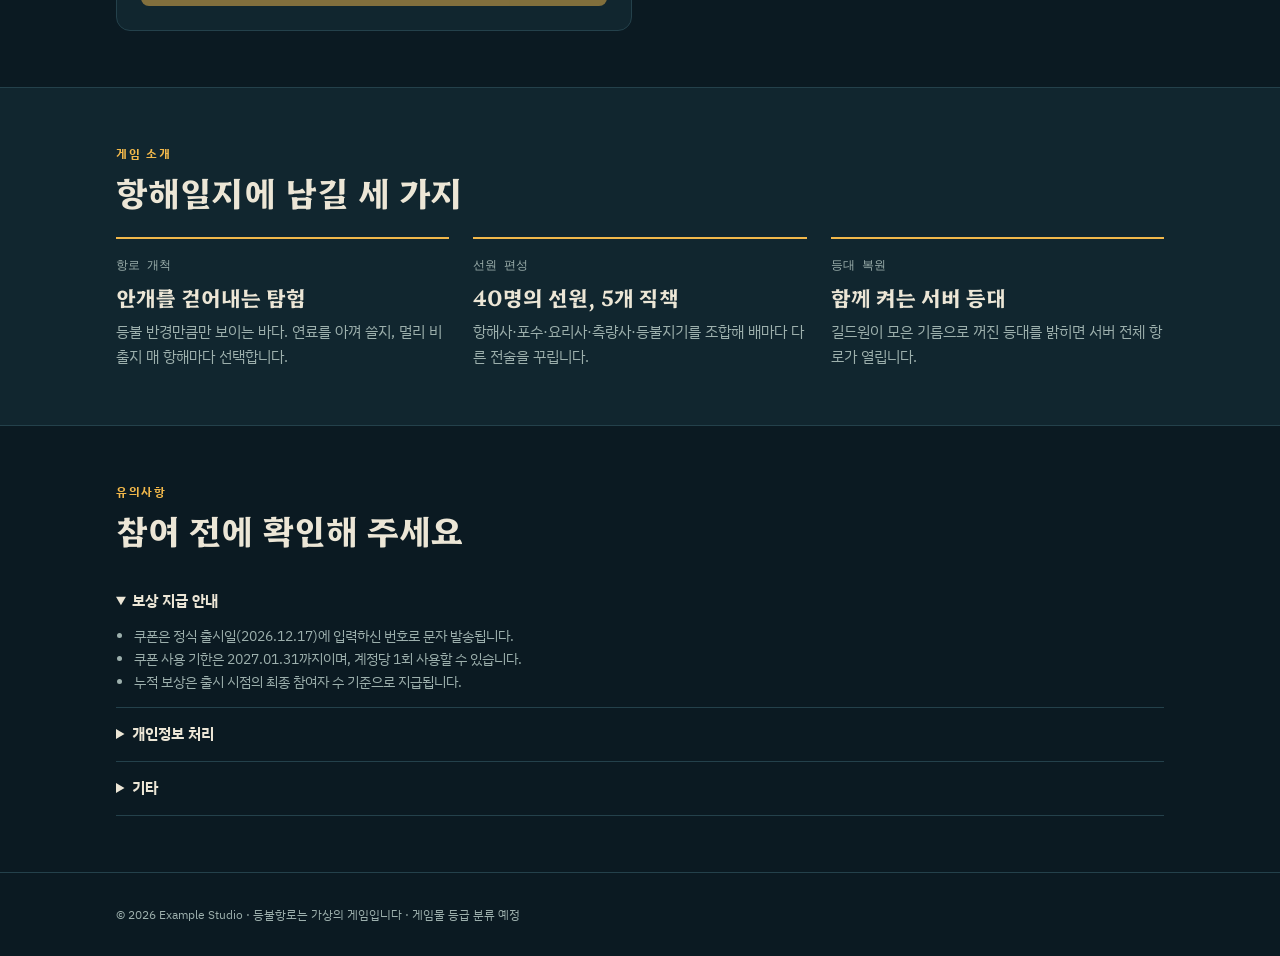
<file: public/assets/aistudio/_______________________v8_5d9d6c79.html>
<!doctype html><html><head><meta charset=utf8><meta name=viewport content="width=device-width,initial-scale=1,viewport-fit=cover"><style>:root{color-scheme:light;box-sizing:border-box;padding-top:env(safe-area-inset-top,0px);padding-bottom:env(safe-area-inset-bottom,0px)}html{scroll-padding-top:env(safe-area-inset-top,0px)}body{margin:0;padding:0;font:14px -apple-system,BlinkMacSystemFont,sans-serif;background:#fff;color:#000}img{max-width:100%}[hidden]:not([hidden=until-found i]){display:none!important}</style></head><body>
<title>등불항로 사전예약</title>
<meta name="claude:viewport-fit-sides" content="cover">
<link rel="preconnect" href="https://fonts.googleapis.com">
<link rel="preconnect" href="https://fonts.gstatic.com" crossorigin>
<link rel="stylesheet" href="https://fonts.googleapis.com/css2?family=Hahmlet:wght@500;700;900&family=IBM+Plex+Sans+KR:wght@400;500;700&family=IBM+Plex+Mono:wght@500&display=swap">
<style>
/* Layout: 밤바다 위 항해일지 — 히어로(등불 캔버스) → 사전예약 폼 + 누적 보상 항로 → 특징 → 유의사항 */
:root{
  --sea:#0b1a22; --hull:#11262f; --line:#24414b; --fg:#ece6d6; --muted:#9db0ad;
  --lamp:#f2b84b; --lamp-ink:#2a1a00; --ok:#7fd1a8; --err:#ff8f7a;
  --f-display:"Hahmlet","Nanum Myeongjo",serif;
  --f-body:"IBM Plex Sans KR","Apple SD Gothic Neo","Malgun Gothic",sans-serif;
  --f-mono:"IBM Plex Mono",ui-monospace,monospace;
  color-scheme:dark;
}
*{box-sizing:border-box}
body{background:var(--sea);color:var(--fg);font-family:var(--f-body);font-size:15px;line-height:1.65}
.wrap{max-width:1080px;margin:0 auto;padding-left:max(16px,env(safe-area-inset-left,0px));padding-right:max(16px,env(safe-area-inset-right,0px))}
h1,h2,h3{font-family:var(--f-display);text-wrap:balance;margin:0;line-height:1.2}
.eyebrow{font-size:12px;letter-spacing:.14em;color:var(--lamp);font-weight:700}
.sample{display:inline-block;font-size:11px;letter-spacing:.08em;border:1px solid var(--line);color:var(--muted);padding:2px 8px;border-radius:99px}
a{color:var(--lamp)}
:focus-visible{outline:2px solid var(--lamp);outline-offset:3px}

/* Hero */
.hero{position:relative;overflow:hidden;border-bottom:1px solid var(--line);background:radial-gradient(120% 80% at 70% 0%,#173a45 0%,var(--sea) 60%)}
#sky{position:absolute;inset:0;width:100%;height:100%;display:block}
.hero .wrap{position:relative;padding-block:56px 48px;display:grid;gap:28px}
.hero-top{display:flex;gap:10px;align-items:center;flex-wrap:wrap}
.hero h1{font-size:clamp(44px,9vw,96px);font-weight:900;letter-spacing:-.02em}
.hero h1 small{display:block;font-size:.26em;font-weight:500;letter-spacing:.3em;color:var(--muted);margin-top:10px}
.lede{max-width:34em;color:var(--fg);font-size:17px;margin:0}
.launch{display:flex;flex-wrap:wrap;gap:24px;align-items:flex-end}
.count{display:flex;gap:10px}
.count div{min-width:64px;text-align:center;background:rgba(11,26,34,.7);border:1px solid var(--line);border-radius:8px;padding:8px 6px}
.count b{display:block;font-family:var(--f-mono);font-size:26px;font-variant-numeric:tabular-nums;color:var(--lamp);line-height:1.2}
.count span{font-size:11px;color:var(--muted)}
.launch-meta{font-size:13px;color:var(--muted)}
.launch-meta strong{color:var(--fg);font-size:15px;display:block}
.btn{appearance:none;border:0;cursor:pointer;font:inherit;font-weight:700;background:var(--lamp);color:var(--lamp-ink);padding:14px 22px;border-radius:8px;font-size:16px;text-decoration:none;display:inline-flex;gap:8px;align-items:center;transition:transform .15s,box-shadow .15s}
.btn:hover{transform:translateY(-1px);box-shadow:0 6px 24px -6px rgba(242,184,75,.6)}
.btn:disabled{opacity:.5;cursor:not-allowed;transform:none;box-shadow:none}

/* Main grid */
section{padding-block:56px}
.grid2{display:grid;grid-template-columns:1.05fr 1fr;gap:40px;align-items:start}
.grid2>*{min-width:0}
@media (max-width:820px){.grid2{grid-template-columns:1fr}}
.sec-head{display:grid;gap:8px;margin-bottom:24px}
.sec-head h2{font-size:clamp(26px,4vw,34px)}
.sec-head p{margin:0;color:var(--muted)}

/* Form */
form{background:var(--hull);border:1px solid var(--line);border-radius:14px;padding:24px;display:grid;gap:18px}
fieldset{border:0;padding:0;margin:0;display:grid;gap:8px}
legend,label.lb{font-size:13px;font-weight:700;color:var(--muted);padding:0;margin-bottom:2px}
.seg{display:grid;grid-template-columns:1fr 1fr;gap:8px}
.seg input{position:absolute;opacity:0;pointer-events:none}
.seg label{border:1px solid var(--line);border-radius:8px;padding:12px;text-align:center;cursor:pointer;font-weight:500;transition:border-color .15s,background .15s}
.seg input:checked+label{border-color:var(--lamp);background:rgba(242,184,75,.1);color:var(--lamp)}
.seg input:focus-visible+label{outline:2px solid var(--lamp);outline-offset:2px}
.srv{grid-template-columns:repeat(3,1fr)}
@media (max-width:480px){.srv{grid-template-columns:1fr}}
.srv label{display:grid;gap:4px;text-align:left;padding:12px 14px}
.srv label b{font-family:var(--f-display);font-size:17px}
.srv label small{font-size:12px;color:var(--muted);line-height:1.4}
.pill{justify-self:start;font-size:11px;font-weight:700;padding:1px 8px;border-radius:99px;border:1px solid currentColor}
.pill.new{color:var(--ok)}.pill.ok{color:var(--muted)}.pill.busy{color:var(--err)}
.chs{display:grid;grid-template-columns:repeat(4,1fr);gap:8px}
@media (max-width:420px){.chs{grid-template-columns:repeat(2,1fr)}}
.chs input{position:absolute;opacity:0;pointer-events:none}
.chs label{border:1px solid var(--line);border-radius:8px;padding:10px 6px;text-align:center;cursor:pointer;display:grid;gap:2px;font-weight:500}
.chs label small{font-size:11px;color:var(--muted)}
.chs input:checked+label{border-color:var(--lamp);background:rgba(242,184,75,.1);color:var(--lamp)}
.chs input:focus-visible+label{outline:2px solid var(--lamp);outline-offset:2px}
.chs input:disabled+label{opacity:.4;cursor:not-allowed;text-decoration:line-through}
.meter{height:4px;border-radius:99px;background:var(--line);overflow:hidden;margin-top:4px}
.meter i{display:block;height:100%;background:var(--muted)}
.chs input:checked+label .meter i{background:var(--lamp)}
.field{display:grid;gap:6px}
input[type=tel]{width:100%;font:inherit;font-family:var(--f-mono);font-size:17px;letter-spacing:.04em;background:var(--sea);color:var(--fg);border:1px solid var(--line);border-radius:8px;padding:12px 14px}
input[type=tel]:focus{border-color:var(--lamp);outline:none}
input[aria-invalid=true]{border-color:var(--err)}
.hint{font-size:12px;color:var(--muted)}
.hint.err{color:var(--err)}
.agree{display:grid;gap:10px;border-top:1px solid var(--line);padding-top:16px}
.chk{display:flex;gap:10px;align-items:flex-start;font-size:14px;cursor:pointer}
.chk input{width:18px;height:18px;margin:2px 0 0;accent-color:var(--lamp);flex:none}
.chk.all{font-weight:700}
.tag{font-size:11px;font-weight:700;margin-right:4px}
.tag.req{color:var(--lamp)}.tag.opt{color:var(--muted)}
.done{background:var(--hull);border:1px solid var(--ok);border-radius:14px;padding:28px;display:grid;gap:12px}
.done h3{font-size:24px;color:var(--ok)}
.done p{margin:0}
.coupon{font-family:var(--f-mono);font-size:20px;letter-spacing:.12em;background:var(--sea);border:1px dashed var(--lamp);color:var(--lamp);padding:12px;border-radius:8px;text-align:center}
.linkbtn{background:none;border:0;color:var(--muted);font:inherit;text-decoration:underline;cursor:pointer;justify-self:start;padding:0}

/* Roster */
.roster-sec{border-top:1px solid var(--line)}
.roster-tools{display:flex;flex-wrap:wrap;gap:10px;align-items:center;margin-bottom:14px}
.roster-tools input[type=search],.roster-tools select{font:inherit;background:var(--sea);color:var(--fg);border:1px solid var(--line);border-radius:8px;padding:9px 12px;min-width:0}
.roster-tools input[type=search]{flex:1 1 220px}
.roster-tools .chk{font-size:13px;align-items:center}
.roster-tools .chk input{margin:0}
.btn-ghost{appearance:none;font:inherit;font-size:13px;font-weight:700;background:none;border:1px solid var(--line);color:var(--fg);border-radius:8px;padding:9px 12px;cursor:pointer}
.btn-ghost.danger{color:var(--err);border-color:currentColor}
.btn-ghost:disabled{opacity:.4;cursor:not-allowed}
.confirm{display:flex;flex-wrap:wrap;gap:10px;align-items:center;border:1px solid var(--err);border-radius:8px;padding:10px 14px;margin-bottom:14px;font-size:14px}
.stats{display:flex;flex-wrap:wrap;gap:6px 18px;font-size:13px;color:var(--muted);margin-bottom:10px}
.stats b{color:var(--fg);font-family:var(--f-mono);font-variant-numeric:tabular-nums}
.table-wrap{position:relative;overflow-x:auto;border:1px solid var(--line);border-radius:12px;background:var(--hull)}
.table-wrap table{width:100%;border-collapse:collapse;font-size:14px;min-width:760px}
.table-wrap th,.table-wrap td{text-align:left;padding:11px 14px;border-bottom:1px solid var(--line);white-space:nowrap}
.table-wrap th{font-size:12px;color:var(--muted);font-weight:700;letter-spacing:.04em;background:var(--sea)}
.table-wrap tbody tr:last-child td{border-bottom:0}
.table-wrap td.num{font-family:var(--f-mono);font-variant-numeric:tabular-nums}
.table-wrap td.empty{text-align:center;color:var(--muted);padding:28px 14px;white-space:normal}
.sub-head{display:flex;align-items:center;justify-content:space-between;gap:12px;flex-wrap:wrap;margin-bottom:6px}
.sub-head h3{margin-bottom:0}
.cap-bar{display:flex;flex-wrap:wrap;gap:10px;align-items:center;margin-top:12px}
.cap-bar .spacer{flex:1}
.btn-sm{padding:9px 18px;font-size:14px}
.cap-cell{display:grid;gap:4px}
.cap-cell small{font-size:11px;color:var(--muted);font-family:var(--f-body)}
.cap-in,.ed-sel{font:inherit;font-size:13px;background:var(--sea);color:var(--fg);border:1px solid var(--line);border-radius:6px;padding:6px 8px}
.cap-in{width:96px;font-family:var(--f-mono);font-variant-numeric:tabular-nums}
.cap-in:focus,.ed-sel:focus{border-color:var(--lamp);outline:none}
.cap-in[aria-invalid=true]{border-color:var(--err)}
.cap-of{color:var(--muted)}
.ed-cell{display:flex;gap:6px}
.row-acts{display:flex;gap:12px;align-items:center}
.ed-save{background:var(--lamp);color:var(--lamp-ink);border:0;border-radius:6px;font:inherit;font-size:12px;font-weight:700;padding:5px 12px;cursor:pointer}
.table-wrap tr.editing td{background:rgba(242,184,75,.07)}
.chg{font-size:11px;color:var(--lamp);margin-left:6px}
/* 신청자 명단: 가로 스크롤 없이 너비에 맞춤, 좁은 화면에서는 카드형 */
#roster .table-wrap{overflow-x:visible}
#roster .table-wrap table{min-width:0}
#roster .table-wrap th,#roster .table-wrap td{padding:10px 10px;white-space:normal}
#roster .table-wrap th:first-child,#roster .table-wrap td:first-child{padding-left:14px}
#roster .table-wrap td.num{white-space:nowrap}
#roster .table-wrap td.date{white-space:normal;min-width:6.5em}
#roster .row-acts{flex-wrap:nowrap}
#roster .ed-cell{flex-wrap:wrap}
@media (max-width:760px){
  #roster .table-wrap thead{display:none}
  #roster .table-wrap table,#roster .table-wrap tbody,#roster .table-wrap tr,#roster .table-wrap td{display:block;width:100%}
  #roster .table-wrap tr{padding:10px 14px;border-bottom:1px solid var(--line)}
  #roster .table-wrap tbody tr:last-child{border-bottom:0}
  #roster .table-wrap td,#roster .table-wrap td:first-child{border:0;padding:3px 0;display:flex;flex-wrap:wrap;gap:4px 8px;align-items:center;white-space:normal}
  #roster .table-wrap td::before{content:attr(data-label);flex:0 0 80px;color:var(--muted);font-size:12px;font-family:var(--f-body)}
  #roster .chg{margin-left:0}
  #roster .table-wrap td.empty{display:block;padding:20px 0}
  #roster .table-wrap td.empty::before{content:none}
}
/* 관리자 로그인 */
.login{padding-block:56px 80px}
.login-card{max-width:400px;margin:0 auto;background:var(--hull);border:1px solid var(--line);border-radius:14px;padding:28px 24px;display:grid;gap:16px}
.login-card h2{font-size:26px}
.login-card p{margin:0;color:var(--muted);font-size:13px}
.login-in{width:100%;font:inherit;font-size:15px;background:var(--sea);color:var(--fg);border:1px solid var(--line);border-radius:8px;padding:11px 14px}
.login-in:focus{border-color:var(--lamp);outline:none}
.login-in[aria-invalid=true]{border-color:var(--err)}
.pw-row{position:relative}
.pw-row .login-in{padding-right:64px}
.pw-toggle{position:absolute;right:6px;top:50%;transform:translateY(-50%);background:none;border:0;color:var(--muted);font:inherit;font-size:12px;font-weight:700;padding:6px 8px;cursor:pointer}
.login-card .btn{justify-content:center}
.login-card .login-err{color:var(--err);font-size:13px;margin:0}
.tab-logout{background:none;border:1px solid var(--line);color:var(--muted);font:inherit;font-size:13px;font-weight:700;padding:7px 12px;border-radius:8px;cursor:pointer}
.tab-logout:hover{color:var(--fg)}
.sub-actions{display:flex;gap:8px;flex-wrap:wrap}
.pager{display:flex;flex-wrap:wrap;align-items:center;justify-content:space-between;gap:10px 16px;margin-top:12px;font-size:13px;color:var(--muted)}
.pg-info{font-variant-numeric:tabular-nums}
.pg-btns{display:flex;gap:4px;flex-wrap:wrap}
.pg-btns button,.pg-go{min-width:34px;height:34px;padding:0 10px;border:1px solid var(--line);background:none;color:var(--fg);border-radius:6px;font:inherit;font-size:13px;cursor:pointer;font-family:var(--f-mono);font-variant-numeric:tabular-nums}
.pg-go{font-family:var(--f-body);font-weight:700}
.pg-btns button[aria-current=page]{background:var(--lamp);border-color:var(--lamp);color:var(--lamp-ink);font-weight:700}
.pg-btns button:disabled{opacity:.35;cursor:not-allowed}
.pg-gap{align-self:center;padding:0 4px}
.pg-jump{display:flex;align-items:center;gap:6px}
.pg-in{width:64px;height:34px;font:inherit;font-size:13px;font-family:var(--f-mono);background:var(--sea);color:var(--fg);border:1px solid var(--line);border-radius:6px;padding:0 8px}
.pg-in:focus{border-color:var(--lamp);outline:none}
.add-ch{justify-self:start;background:none;border:1px dashed var(--line);color:var(--lamp);border-radius:6px;font:inherit;font-size:12px;font-weight:700;padding:5px 10px;cursor:pointer;white-space:nowrap}
.add-ch:disabled{opacity:.4;cursor:not-allowed}
.srv-add{margin-top:14px;background:var(--sea);border:1px dashed var(--line);border-radius:12px;padding:14px 16px;display:grid;gap:10px}
.srv-add h4{margin:0;font-size:14px;font-family:var(--f-display)}
.srv-add-grid{display:grid;grid-template-columns:1.4fr 2fr .9fr .8fr 1fr auto;gap:10px;align-items:end}
@media (max-width:820px){.srv-add-grid{grid-template-columns:1fr 1fr}}
.srv-add label{display:grid;gap:4px;font-size:12px;color:var(--muted);min-width:0}
.srv-add input,.srv-add select{font:inherit;font-size:13px;background:var(--hull);color:var(--fg);border:1px solid var(--line);border-radius:6px;padding:0 9px;height:36px;min-width:0;width:100%}
.srv-add input:focus,.srv-add select:focus{border-color:var(--lamp);outline:none}
.srv-add .warn{margin:0}
.row-edit,.ed-cancel,.row-del{background:none;border:0;color:var(--muted);cursor:pointer;font:inherit;font-size:12px;text-decoration:underline}
.row-del:hover{color:var(--err)}
.yes{color:var(--ok)}
.warn{color:var(--err);font-size:13px;margin:0 0 12px}
/* Top nav & admin */
body::before{content:"";position:fixed;inset:0 0 auto;height:env(safe-area-inset-top,0px);z-index:10;background:var(--sea)}
.topnav{position:sticky;top:env(safe-area-inset-top,0px);z-index:8;background:rgba(11,26,34,.94);backdrop-filter:blur(8px);border-bottom:1px solid var(--line)}
.topnav .wrap{display:flex;align-items:center;gap:16px;min-height:54px}
.brand{font-family:var(--f-display);font-weight:900;font-size:18px;margin-right:auto;color:var(--fg);text-decoration:none}
.tabs{display:flex;gap:4px}
.tabs a{color:var(--muted);text-decoration:none;font-weight:700;font-size:14px;padding:8px 14px;border-radius:8px;display:inline-flex;align-items:center;gap:6px}
.tabs a[aria-current=page]{color:var(--lamp-ink);background:var(--lamp)}
.tabs a:not([aria-current=page]):hover{color:var(--fg);background:var(--hull)}
section[id],#roster{scroll-margin-top:64px}
.admin{padding-block:40px 64px}
.admin>.wrap{display:grid;gap:40px}
.admin>.wrap>*{min-width:0}
.admin .sec-head{margin-bottom:0}
.admin h3{font-size:20px;margin-bottom:6px}
.kpis{display:grid;grid-template-columns:repeat(3,1fr);gap:12px}
@media (max-width:560px){.kpis{grid-template-columns:1fr}}
.kpi{background:var(--hull);border:1px solid var(--line);border-radius:12px;padding:16px;display:grid;gap:2px;min-width:0}
.kpi span{font-size:12px;color:var(--muted)}
.kpi b{font-family:var(--f-mono);font-size:26px;font-variant-numeric:tabular-nums;color:var(--fg)}
.kpi small{font-size:12px;color:var(--muted)}
.admin-note{font-size:12px;color:var(--muted);margin:0 0 12px}
.cell-full{color:var(--err)}
.mine{color:var(--lamp)}
.sr{position:absolute;width:1px;height:1px;overflow:hidden;clip:rect(0 0 0 0);white-space:nowrap}

/* Route milestones */
.route{display:grid;gap:18px}
.tally{display:flex;justify-content:space-between;align-items:baseline;gap:12px;flex-wrap:wrap}
.tally b{font-family:var(--f-mono);font-size:34px;font-variant-numeric:tabular-nums;color:var(--lamp)}
.tally span{color:var(--muted);font-size:13px}
.bar{height:8px;background:var(--hull);border:1px solid var(--line);border-radius:99px;overflow:hidden}
.bar i{display:block;height:100%;background:linear-gradient(90deg,#c98a25,var(--lamp));width:0;transition:width .8s ease}
.stops{list-style:none;margin:0;padding:0;display:grid;gap:0}
.stops li{display:grid;grid-template-columns:28px 1fr auto;gap:14px;align-items:center;padding:14px 0;border-bottom:1px solid var(--line)}
.stops li:last-child{border-bottom:0}
.dot{width:14px;height:14px;border-radius:50%;border:2px solid var(--line);justify-self:center}
.stops li.hit .dot{background:var(--lamp);border-color:var(--lamp);box-shadow:0 0 12px var(--lamp)}
.stops .goal{font-family:var(--f-mono);font-size:13px;color:var(--muted);font-variant-numeric:tabular-nums}
.stops .rw{font-weight:500}
.stops .st{font-size:12px;font-weight:700;padding:3px 9px;border-radius:99px;border:1px solid var(--line);color:var(--muted);white-space:nowrap}
.stops li.hit .st{border-color:var(--lamp);color:var(--lamp)}

/* Features */
.feats{display:grid;grid-template-columns:repeat(3,1fr);gap:24px}
@media (max-width:820px){.feats{grid-template-columns:1fr}}
.feat{display:grid;gap:10px;align-content:start;border-top:2px solid var(--lamp);padding-top:16px}
.feat .k{font-family:var(--f-mono);font-size:12px;color:var(--muted)}
.feat h3{font-size:21px}
.feat p{margin:0;color:var(--muted)}
.bg-alt{background:var(--hull);border-block:1px solid var(--line)}

/* Notice */
details{border-bottom:1px solid var(--line);padding-block:14px}
summary{cursor:pointer;font-weight:700}
details ul{margin:10px 0 0;padding-left:18px;color:var(--muted);font-size:14px}
footer{padding-block:32px;color:var(--muted);font-size:12px;border-top:1px solid var(--line)}

/* Mobile sticky CTA */
.sticky{position:fixed;left:0;right:0;bottom:0;z-index:5;background:rgba(11,26,34,.94);border-top:1px solid var(--line);padding:10px max(16px,env(safe-area-inset-right,0px)) calc(10px + env(safe-area-inset-bottom,0px)) max(16px,env(safe-area-inset-left,0px));display:none}
.sticky .btn{width:100%;justify-content:center}
@media (max-width:640px){.sticky{display:block}footer{padding-bottom:96px}}
.toast{position:fixed;left:50%;bottom:calc(24px + env(safe-area-inset-bottom,0px));transform:translateX(-50%);background:var(--fg);color:var(--sea);padding:10px 16px;border-radius:8px;font-weight:500;font-size:14px;z-index:9}
@media (prefers-reduced-motion:reduce){*{transition:none!important}}
</style>

<nav class="topnav" aria-label="페이지 전환"><div class="wrap">
  <a class="brand" href="#home">등불항로</a>
  <div class="tabs">
    <a href="#home" data-view="home">사전예약</a>
    <a href="#admin" data-view="admin">관리자</a>
    <button type="button" class="tab-logout" id="logout" hidden>로그아웃</button>
  </div>
</div></nav>
<div id="view-home">
<header class="hero">
  <canvas id="sky" aria-hidden="true"></canvas>
  <div class="wrap">
    <div class="hero-top"><span class="eyebrow">모바일 해양 탐험 RPG</span><span class="sample">예시 페이지 · 가상의 게임</span></div>
    <h1>등불항로<small>LANTERN ROUTE</small></h1>
    <p class="lede">안개에 잠긴 군도를 등불 하나로 밝혀 나가는 항해 RPG. 선원을 모으고, 꺼진 등대를 다시 켜고, 지도에 없는 섬을 기록하세요.</p>
    <div class="launch">
      <div class="count" id="count" aria-label="출시까지 남은 시간">
        <div><b id="cd-d">00</b><span>일</span></div>
        <div><b id="cd-h">00</b><span>시간</span></div>
        <div><b id="cd-m">00</b><span>분</span></div>
        <div><b id="cd-s">00</b><span>초</span></div>
      </div>
      <div class="launch-meta"><strong>2026.12.17 (목) 정식 출시</strong>iOS · Android 동시 출시 예정</div>
    </div>
    <div><a class="btn" href="#reserve">사전예약하고 보상 받기 →</a></div>
  </div>
</header>

<main>
  <section id="reserve">
    <div class="wrap grid2">
      <div>
        <div class="sec-head">
          <span class="eyebrow">사전예약</span>
          <h2>출항 전에 이름을 올려 두세요</h2>
          <p>출시 당일 문자로 쿠폰 번호를 보내드립니다.</p>
        </div>
        <form id="form" novalidate>
          <fieldset>
            <legend>플랫폼</legend>
            <div class="seg">
              <input type="radio" name="os" id="os-a" value="Android" checked><label for="os-a">Android</label>
              <input type="radio" name="os" id="os-i" value="iOS"><label for="os-i">iOS</label>
            </div>
          </fieldset>
          <fieldset>
            <legend>서버</legend>
            <div class="seg srv" id="servers"></div>
            <span class="hint">출시 후 서버 이전은 1회 무료로 지원합니다.</span>
          </fieldset>
          <fieldset>
            <legend>채널 <span id="ch-server" style="font-weight:500"></span></legend>
            <div class="chs" id="channels"></div>
            <span class="hint">같은 채널 사전예약자끼리 출시 당일 같은 항구에서 시작합니다. 채널 정원이 차면 마감됩니다.</span>
          </fieldset>
          <div class="field">
            <label class="lb" for="phone">휴대폰 번호</label>
            <input type="tel" id="phone" inputmode="numeric" autocomplete="tel" placeholder="010-0000-0000" maxlength="13" aria-describedby="phone-hint">
            <span class="hint" id="phone-hint">본인 명의 번호 1개당 1회 참여할 수 있습니다.</span>
          </div>
          <div class="agree">
            <label class="chk all"><input type="checkbox" id="ag-all">전체 동의</label>
            <label class="chk"><input type="checkbox" id="ag-age" class="ag req-ag"><span><span class="tag req">필수</span>만 14세 이상입니다</span></label>
            <label class="chk"><input type="checkbox" id="ag-privacy" class="ag req-ag"><span><span class="tag req">필수</span>개인정보 수집·이용 동의 (휴대폰 번호, 보관: 쿠폰 발송 후 30일)</span></label>
            <label class="chk"><input type="checkbox" id="ag-mkt" class="ag"><span><span class="tag opt">선택</span>이벤트·업데이트 소식 문자 수신</span></label>
          </div>
          <button class="btn" type="submit" id="submit" disabled>사전예약 완료하기</button>
        </form>
        <div class="done" id="done" hidden>
          <h3>사전예약이 완료되었습니다</h3>
          <p id="done-msg"></p>
          <div class="coupon" id="coupon">LNTN-0000-0000</div>
          <p class="hint">위 번호는 예시입니다. 실제 쿠폰은 출시 당일 문자로 발송됩니다.</p>
          <a class="linkbtn" href="#admin">관리자 페이지에서 명단 확인하기</a>
          <button type="button" class="linkbtn" id="again">다른 번호로 다시 해 보기</button>
        </div>
      </div>

      <div class="route">
        <div class="sec-head">
          <span class="eyebrow">누적 보상 항로</span>
          <h2>예약자가 늘수록 보상이 커집니다</h2>
          <p>달성한 단계의 보상은 사전예약자 전원에게 지급됩니다.</p>
        </div>
        <div class="tally"><b id="total">0</b><span>명 참여 (예시 수치)</span></div>
        <div class="bar" role="progressbar" aria-label="100만 명 목표 대비 진행률" aria-valuemin="0" aria-valuemax="1000000" id="bar"><i id="bar-fill"></i></div>
        <ol class="stops" id="stops"></ol>
      </div>
    </div>
  </section>

  <section class="bg-alt">
    <div class="wrap">
      <div class="sec-head"><span class="eyebrow">게임 소개</span><h2>항해일지에 남길 세 가지</h2></div>
      <div class="feats">
        <div class="feat"><span class="k">항로 개척</span><h3>안개를 걷어내는 탐험</h3><p>등불 반경만큼만 보이는 바다. 연료를 아껴 쓸지, 멀리 비출지 매 항해마다 선택합니다.</p></div>
        <div class="feat"><span class="k">선원 편성</span><h3>40명의 선원, 5개 직책</h3><p>항해사·포수·요리사·측량사·등불지기를 조합해 배마다 다른 전술을 꾸립니다.</p></div>
        <div class="feat"><span class="k">등대 복원</span><h3>함께 켜는 서버 등대</h3><p>길드원이 모은 기름으로 꺼진 등대를 밝히면 서버 전체 항로가 열립니다.</p></div>
      </div>
    </div>
  </section>

  <section>
    <div class="wrap">
      <div class="sec-head"><span class="eyebrow">유의사항</span><h2>참여 전에 확인해 주세요</h2></div>
      <details open><summary>보상 지급 안내</summary><ul>
        <li>쿠폰은 정식 출시일(2026.12.17)에 입력하신 번호로 문자 발송됩니다.</li>
        <li>쿠폰 사용 기한은 2027.01.31까지이며, 계정당 1회 사용할 수 있습니다.</li>
        <li>누적 보상은 출시 시점의 최종 참여자 수 기준으로 지급됩니다.</li>
      </ul></details>
      <details><summary>개인정보 처리</summary><ul>
        <li>수집 항목: 휴대폰 번호, 플랫폼 정보</li>
        <li>이용 목적: 사전예약 보상 쿠폰 발송</li>
        <li>보유 기간: 쿠폰 발송 후 30일 뒤 파기</li>
        <li>예시 페이지의 저장 위치: 이 브라우저의 로컬 저장소(관리자 페이지에서 삭제 가능)</li>
      </ul></details>
      <details><summary>기타</summary><ul>
        <li>이 페이지는 가상의 게임으로 만든 예시이며, 입력한 정보는 서버로 전송되지 않고 이 브라우저에만 임시 저장됩니다.</li>
      </ul></details>
    </div>
  </section>
</main>
</div>

<main id="view-login" class="login" hidden>
  <div class="wrap">
    <form class="login-card" id="login-form" novalidate>
      <span class="eyebrow">관리자</span>
      <h2>관리자 로그인</h2>
      <p>관리자 계정으로 로그인해야 신청자 명단과 서버·채널 관리 화면을 볼 수 있습니다.</p>
      <div class="field">
        <label class="lb" for="admin-id">아이디</label>
        <input class="login-in" id="admin-id" autocomplete="username" autocapitalize="off" spellcheck="false">
      </div>
      <div class="field">
        <label class="lb" for="admin-pw">비밀번호</label>
        <div class="pw-row">
          <input class="login-in" type="password" id="admin-pw" autocomplete="current-password">
          <button type="button" class="pw-toggle" id="pw-toggle" aria-pressed="false">보기</button>
        </div>
      </div>
      <p class="login-err" id="login-err" role="alert" hidden></p>
      <button class="btn" type="submit" id="login-btn">로그인</button>
    </form>
  </div>
</main>

<main id="view-admin" class="admin" hidden>
  <div class="wrap">
    <div class="sec-head">
      <span class="eyebrow">관리자</span>
      <h2>사전예약 관리</h2>
    </div>
    <p class="warn" id="storage-warn" hidden>이 브라우저에서는 저장소를 쓸 수 없어, 새로 고치면 명단이 사라집니다.</p>
    <div class="kpis" id="kpis"></div>

    <div>
      <div class="sub-head">
        <h3>서버 · 채널 현황</h3>
        <div class="sub-actions"><button type="button" class="btn-ghost" id="ch-csv">CSV 다운로드</button><button type="button" class="btn-ghost" id="cap-edit">정원 · 채널 수정</button></div>
      </div>
      <p class="admin-note" id="ch-note"></p>
      <p class="warn" id="cap-err" hidden></p>
      <div class="table-wrap">
        <table>
          <thead id="ch-head"></thead>
          <tbody id="ch-body"></tbody>
        </table>
      </div>
      <nav class="pager" id="ch-pager" aria-label="서버 · 채널 현황 페이지"></nav>
      <form class="srv-add" id="srv-add" hidden novalidate>
        <h4>서버 추가</h4>
        <div class="srv-add-grid">
          <label>서버 이름<input id="na-name" maxlength="10" placeholder="예: 은빛여울" autocomplete="off"></label>
          <label>설명<input id="na-desc" maxlength="20" placeholder="예: 신규 이벤트 서버" autocomplete="off"></label>
          <label>상태<select id="na-tag"><option value="new">신규</option><option value="ok">원활</option><option value="busy">혼잡</option></select></label>
          <label>채널 수<input type="number" id="na-ch" min="1" max="10" step="1" value="4"></label>
          <label>채널 정원<input type="number" id="na-cap" min="1" max="99999" step="1" value="5000"></label>
          <button type="submit" class="btn-ghost">서버 추가</button>
        </div>
        <p class="warn" id="na-err" hidden></p>
      </form>
      <div class="cap-bar" id="cap-bar" hidden>
        <button type="button" class="btn-ghost" id="cap-reset">모두 기본값 5,000명으로</button>
        <span class="spacer"></span>
        <button type="button" class="btn-ghost" id="cap-cancel">취소</button>
        <button type="button" class="btn btn-sm" id="cap-save">변경 사항 저장</button>
      </div>
    </div>

    <div id="roster">
      <h3>신청자 명단</h3>
      <p class="admin-note">연락처 가운데 4자리는 블라인드 처리됩니다. 명단은 이 브라우저의 로컬 저장소에만 있습니다.</p>
      <div class="roster-tools">
        <input type="search" id="roster-q" placeholder="번호 뒤 4자리 또는 서버 이름으로 검색" aria-label="명단 검색">
        <select id="roster-srv" aria-label="서버로 거르기"><option value="">전체 서버</option></select>
        <button type="button" class="btn-ghost" id="roster-csv">CSV 다운로드</button>
        <button type="button" class="btn-ghost danger" id="roster-clear">명단 전체 삭제</button>
      </div>
      <div class="confirm" id="roster-confirm" hidden>
        <span id="roster-confirm-msg"></span>
        <button type="button" class="btn-ghost danger" id="roster-confirm-yes">삭제</button>
        <button type="button" class="btn-ghost" id="roster-confirm-no">취소</button>
      </div>
      <div class="stats" id="roster-stats"></div>
      <div class="table-wrap">
        <table>
          <thead><tr><th>No.</th><th>신청 일시</th><th>휴대폰 번호</th><th>플랫폼</th><th>서버 · 채널</th><th>마케팅 수신</th><th>쿠폰 번호</th><th><span class="sr">관리</span></th></tr></thead>
          <tbody id="roster-body"></tbody>
        </table>
      </div>
      <nav class="pager" id="roster-pager" aria-label="신청자 명단 페이지"></nav>
    </div>
  </div>
</main>
<footer><div class="wrap">© 2026 Example Studio · 등불항로는 가상의 게임입니다 · 게임물 등급 분류 예정</div></footer>

<div class="sticky" id="sticky"><a class="btn" href="#reserve">사전예약하기</a></div>
<div class="toast" id="toast" hidden></div>

<script>
(() => {
  const LAUNCH = new Date('2026-12-17T00:00:00+09:00').getTime();
  const pad = n => String(n).padStart(2,'0');
  const $ = id => document.getElementById(id);

  // 관리자 계정 (예시용) — 아래 로그인 처리에서 사용
  const ADMIN_HASH = '43f263bb6ddceba7241be540c23213b36e332d65a39f5a9f0860a010cc43a423';  // SHA-256('lantern-admin|아이디:비밀번호')
  const AUTH_KEY = 'lantern-admin-auth', MAX_TRY = 5, LOCK_SEC = 30;
  let memAuth = false, fails = 0, lockUntil = 0, lockTimer;

  // Browser storage (이 브라우저 전용 임시 저장소: 탭·창을 닫아도 유지)
  const KEY = 'lantern-prereg-v1';
  let storageOK = true;
  function load(){
    try {
      const a = JSON.parse(localStorage.getItem(KEY) || '[]');
      return Array.isArray(a) ? a : [];
    } catch (e) { storageOK = false; return []; }
  }
  function save(){
    try { localStorage.setItem(KEY, JSON.stringify(entries)); }
    catch (e) { storageOK = false; }
    $('storage-warn').hidden = storageOK;
  }
  let entries = load();

  function tick(){
    let s = Math.max(0, Math.floor((LAUNCH - Date.now())/1000));
    $('cd-d').textContent = pad(Math.floor(s/86400)); s%=86400;
    $('cd-h').textContent = pad(Math.floor(s/3600)); s%=3600;
    $('cd-m').textContent = pad(Math.floor(s/60));
    $('cd-s').textContent = pad(s%60);
  }
  tick(); setInterval(tick,1000);

  // Milestones
  const STOPS = [
    {g:100000, r:'골드 30,000 · 등불 기름 5통'},
    {g:300000, r:'5성 선원 선택권 1장'},
    {g:500000, r:'한정 선박 외형 「호박빛 범선」'},
    {g:1000000, r:'전설 등불 「첫 번째 불씨」'}
  ];
  const BASE_TOTAL = 742318;
  let total = BASE_TOTAL + entries.length;
  const fmt = n => n.toLocaleString('ko-KR');
  function render(){
    $('total').textContent = fmt(total);
    $('bar-fill').style.width = Math.min(100, total/10000) + '%';
    $('bar').setAttribute('aria-valuenow', total);
    $('stops').innerHTML = STOPS.map(s => {
      const hit = total >= s.g;
      return `<li class="${hit?'hit':''}"><span class="dot"></span><div><div class="goal">${fmt(s.g)}명</div><div class="rw">${s.r}</div></div><span class="st">${hit?'달성':'남은 '+fmt(s.g-total)+'명'}</span></li>`;
    }).join('');
  }
  render();

  // Form
  const phone = $('phone'), hint = $('phone-hint'), submit = $('submit');
  const reqs = [...document.querySelectorAll('.req-ag')], all = $('ag-all'), ags = [...document.querySelectorAll('.ag')];
  // Servers & channels (예시 데이터: 채널별 예약 인원, 정원은 관리자 페이지에서 수정해 로컬 저장소에 보관)
  const DEFAULT_CAP = 5000;
  const CAPS_KEY = 'lantern-prereg-caps-v1';       // v3에서 쓰던 정원 저장 키 (처음 한 번 옮겨 옴)
  const CONFIG_KEY = 'lantern-prereg-servers-v1';  // 서버·채널 구성과 정원
  const MAX_CH = 10, MAX_SRV = 8;
  const TAGS = {new:'신규', ok:'원활', busy:'혼잡'};
  const DEFAULT_SERVERS = [
    {id:'north', name:'북등대', desc:'신규 서버 · 첫 출항 보너스', tag:['new','신규'], base:[812,1340,2205,640]},
    {id:'coral', name:'산호만', desc:'초보 선장 추천', tag:['ok','원활'], base:[3120,2876,3540,2410]},
    {id:'fog', name:'안개곶', desc:'길드 경쟁 중심', tag:['busy','혼잡'], base:[5000,4980,5000,4630]}
  ];
  const SERVERS = [];
  const esc = v => String(v).replace(/[&<>"']/g, c => ({'&':'&amp;','<':'&lt;','>':'&gt;','"':'&quot;',"'":'&#39;'}[c]));
  const validSrv = x => x && typeof x.id === 'string' && typeof x.name === 'string' && Array.isArray(x.tag) && TAGS[x.tag[0]]
    && Array.isArray(x.base) && x.base.length >= 1 && x.base.every(n => Number.isInteger(n) && n >= 0)
    && Array.isArray(x.cap) && x.cap.length === x.base.length && x.cap.every(n => Number.isInteger(n) && n > 0);
  function loadConfig(){
    let cfg = null;
    try { cfg = JSON.parse(localStorage.getItem(CONFIG_KEY) || 'null'); } catch (e) {}
    if (cfg && Array.isArray(cfg.servers) && cfg.servers.length && cfg.servers.every(validSrv)){
      SERVERS.splice(0, SERVERS.length, ...cfg.servers.map(x => ({id:x.id, name:x.name, desc:x.desc || '', tag:[x.tag[0], TAGS[x.tag[0]]], base:[...x.base], cap:[...x.cap], ch:[...x.base]})));
      return;
    }
    let oldCaps = {};
    try { oldCaps = JSON.parse(localStorage.getItem(CAPS_KEY) || '{}') || {}; } catch (e) {}
    SERVERS.splice(0, SERVERS.length, ...DEFAULT_SERVERS.map(x => {
      const c = oldCaps[x.id];
      const cap = Array.isArray(c) && c.length === x.base.length && c.every(n => Number.isInteger(n) && n > 0) ? [...c] : x.base.map(() => DEFAULT_CAP);
      return {...x, tag:[...x.tag], base:[...x.base], cap, ch:[...x.base]};
    }));
  }
  function saveConfig(){
    try { localStorage.setItem(CONFIG_KEY, JSON.stringify({servers: SERVERS.map(({id,name,desc,tag,base,cap}) => ({id,name,desc,tag,base,cap}))})); }
    catch (e) { storageOK = false; }
  }
  loadConfig();
  // 기본 인원 + 저장된 신청 내역으로 참여자 수와 채널 인원을 다시 계산
  function recount(){
    SERVERS.forEach(s => s.ch = [...s.base]);
    entries.forEach(e => {
      const s = SERVERS.find(x => x.id === e.server);
      if (s && s.ch[e.ch-1] != null) s.ch[e.ch-1] += 1;
    });
    total = BASE_TOTAL + entries.length;
  }
  recount();
  const srvName = id => (SERVERS.find(s => s.id === id) || {name:id}).name;
  const srvBox = $('servers'), chBox = $('channels');
  function renderServers(){
    const cur = document.querySelector('input[name=srv]:checked')?.value;
    const keep = SERVERS.some(s => s.id === cur) ? cur : SERVERS[0].id;
    srvBox.innerHTML = SERVERS.map(s => `<input type="radio" name="srv" id="srv-${esc(s.id)}" value="${esc(s.id)}"${s.id === keep ? ' checked' : ''}><label for="srv-${esc(s.id)}"><span class="pill ${s.tag[0]}">${s.tag[1]}</span><b>${esc(s.name)}</b><small>${esc(s.desc)}</small></label>`).join('');
  }
  renderServers();
  const curSrv = () => SERVERS.find(s => s.id === document.querySelector('input[name=srv]:checked').value);
  function renderCh(){
    const s = curSrv();
    $('ch-server').textContent = `· ${s.name}`;
    const firstOpen = s.ch.findIndex((n,i) => n < s.cap[i]);
    chBox.innerHTML = s.ch.map((n,i) => {
      const full = n >= s.cap[i];
      return `<input type="radio" name="ch" id="ch-${i+1}" value="${i+1}"${full?' disabled':''}${i===firstOpen?' checked':''}><label for="ch-${i+1}">${i+1}채널<small>${full?'마감':fmt(n)+'명'}</small><span class="meter"><i style="width:${Math.min(100,n/s.cap[i]*100)}%"></i></span></label>`;
    }).join('');
  }
  renderCh();
  srvBox.addEventListener('change', () => { renderCh(); update(); });
  chBox.addEventListener('change', () => update());
  const curCh = () => document.querySelector('input[name=ch]:checked');

  const digits = () => phone.value.replace(/\D/g,'');
  const validPhone = () => /^01[016789]\d{7,8}$/.test(digits());
  function update(){
    submit.disabled = !(validPhone() && curCh() && reqs.every(c => c.checked));
    all.checked = ags.every(c => c.checked);
  }
  phone.addEventListener('input', () => {
    const d = digits().slice(0,11);
    phone.value = d.length < 4 ? d : d.length < 8 ? `${d.slice(0,3)}-${d.slice(3)}` : `${d.slice(0,3)}-${d.slice(3,d.length-4)}-${d.slice(-4)}`;
    phone.removeAttribute('aria-invalid'); hint.classList.remove('err');
    hint.textContent = '본인 명의 번호 1개당 1회 참여할 수 있습니다.';
    update();
  });
  phone.addEventListener('blur', () => {
    if (phone.value && !validPhone()){
      phone.setAttribute('aria-invalid','true'); hint.classList.add('err');
      hint.textContent = '010으로 시작하는 10~11자리 번호를 입력해 주세요.';
    }
  });
  all.addEventListener('change', () => { ags.forEach(c => c.checked = all.checked); update(); });
  ags.forEach(c => c.addEventListener('change', update));

  $('form').addEventListener('submit', e => {
    e.preventDefault();
    if (submit.disabled) return;
    if (entries.some(x => x.phone === digits())){ showToast('이미 사전예약한 번호입니다'); return; }
    const os = document.querySelector('input[name=os]:checked').value;
    const srv = curSrv(), chNo = Number(curCh().value);
    if (srv.ch[chNo-1] >= srv.cap[chNo-1]){ showToast('방금 마감된 채널입니다. 다른 채널을 선택해 주세요'); renderCh(); update(); return; }
    const r = () => Math.random().toString(36).slice(2,6).toUpperCase().padEnd(4,'X');
    const coupon = `LNTN-${r()}-${r()}`;
    const before = total;
    entries.push({
      id: Date.now().toString(36) + Math.random().toString(36).slice(2,6),
      at: new Date().toISOString(), phone: digits(), os,
      server: srv.id, ch: chNo, mkt: $('ag-mkt').checked, coupon
    });
    save(); recount(); render(); renderRoster();
    const crossed = STOPS.find(s => before < s.g && total >= s.g);
    const masked = phone.value.replace(/-(\d{3,4})-/, '-****-');
    $('done-msg').textContent = `${masked} (${os}) 번호로 출시 당일 쿠폰을 보내드립니다. 시작 위치는 ${srv.name} 서버 ${chNo}채널입니다.` + ($('ag-mkt').checked ? ' 이벤트 소식도 함께 받습니다.' : '');
    $('coupon').textContent = coupon;
    $('form').hidden = true; $('done').hidden = false;
    showToast(crossed ? `${fmt(crossed.g)}명 보상 달성!` : '사전예약 완료');
  });
  $('again').addEventListener('click', () => {
    $('form').reset(); renderCh(); $('form').hidden = false; $('done').hidden = true; update(); phone.focus();
  });

  // Roster (신청자 명단)
  const maskPhone = d => `${d.slice(0,3)}-****-${d.slice(-4)}`;
  const fmtDate = iso => {
    const t = new Date(iso), p = n => String(n).padStart(2,'0');
    return `${t.getFullYear()}.${p(t.getMonth()+1)}.${p(t.getDate())} ${p(t.getHours())}:${p(t.getMinutes())}:${p(t.getSeconds())}`;
  };
  function renderSrvFilter(){
    const sel = $('roster-srv'), cur = sel.value;
    sel.innerHTML = '<option value="">전체 서버</option>' + SERVERS.map(s => `<option value="${esc(s.id)}">${esc(s.name)}</option>`).join('');
    sel.value = SERVERS.some(s => s.id === cur) ? cur : '';
  }
  renderSrvFilter();
  function renderRoster(){
    if (!isAuthed()){ $('roster-body').innerHTML = ''; $('roster-stats').innerHTML = ''; renderStats(); return; }   // 로그인 전에는 명단을 그리지 않음
    const q = $('roster-q').value.trim(), qd = q.replace(/\D/g,'');
    const sf = $('roster-srv').value;
    const rows = entries
      .map((e,i) => ({...e, no: i+1}))
      .reverse()
      .filter(e => (!sf || e.server === sf) && (!q || (qd && e.phone.slice(-4).includes(qd)) || srvName(e.server).includes(q)));
    const cnt = f => entries.filter(f).length;
    $('roster-stats').innerHTML = `<span>전체 <b>${fmt(entries.length)}</b>건</span><span>Android <b>${cnt(e=>e.os==='Android')}</b></span><span>iOS <b>${cnt(e=>e.os==='iOS')}</b></span><span>마케팅 수신 동의 <b>${cnt(e=>e.mkt)}</b></span>` + (rows.length !== entries.length ? `<span>검색 결과 <b>${rows.length}</b>건</span>` : '');
    const rPages = Math.max(1, Math.ceil(rows.length / PAGE));
    rosterPage = Math.min(Math.max(1, rosterPage), rPages);
    $('roster-body').innerHTML = !entries.length
      ? `<tr><td class="empty" colspan="8">아직 신청 내역이 없습니다. 위 폼에서 사전예약하면 이곳에 쌓입니다.</td></tr>`
      : !rows.length
      ? `<tr><td class="empty" colspan="8">검색 조건에 맞는 신청이 없습니다.</td></tr>`
      : rows.slice((rosterPage - 1) * PAGE, rosterPage * PAGE).map(e => e.id === editingId ? `<tr class="editing">
          <td class="num">${e.no}</td>
          <td class="num date">${fmtDate(e.at)}</td>
          <td class="num">${maskPhone(e.phone)}</td>
          <td><select class="ed-sel" id="ed-os" aria-label="변경할 플랫폼">${['Android','iOS'].map(o => `<option value="${o}"${o === e.os ? ' selected' : ''}>${o}</option>`).join('')}</select></td>
          <td><div class="ed-cell">
            <select class="ed-sel" id="ed-srv" aria-label="변경할 서버">${SERVERS.map(s => `<option value="${esc(s.id)}"${s.id === e.server ? ' selected' : ''}>${esc(s.name)}</option>`).join('')}</select>
            <select class="ed-sel" id="ed-ch" aria-label="변경할 채널"></select>
          </div></td>
          <td class="${e.mkt?'yes':''}">${e.mkt ? '동의' : '미동의'}</td>
          <td class="num">${e.coupon}</td>
          <td><div class="row-acts"><button type="button" class="ed-save">저장</button><button type="button" class="ed-cancel">취소</button></div></td>
        </tr>` : `<tr>
          <td class="num">${e.no}</td>
          <td class="num date">${fmtDate(e.at)}</td>
          <td class="num">${maskPhone(e.phone)}</td>
          <td>${e.os}</td>
          <td>${esc(srvName(e.server))} · ${e.ch}채널${e.updatedAt ? '<span class="chg">변경됨</span>' : ''}</td>
          <td class="${e.mkt?'yes':''}">${e.mkt ? '동의' : '미동의'}</td>
          <td class="num">${e.coupon}</td>
          <td><div class="row-acts"><button type="button" class="row-edit" data-id="${e.id}" aria-label="${e.no}번 신청 서버·채널·플랫폼 변경">변경</button><button type="button" class="row-del" data-id="${e.id}" aria-label="${e.no}번 신청 삭제">삭제</button></div></td>
        </tr>`).join('');
    if (editingId && $('ed-ch')) fillEdCh($('ed-srv').value);
    const labels = [...document.querySelectorAll('#roster thead th')].map(th => th.textContent.trim());
    $('roster-body').querySelectorAll('tr').forEach(tr => [...tr.children].forEach((td, i) => { td.dataset.label = labels[i] || ''; }));
    $('roster-clear').disabled = !entries.length;
    $('roster-csv').disabled = !entries.length;
    renderPager('roster-pager', rows.length, rosterPage, '건');
    $('storage-warn').hidden = storageOK;
    renderStats();
  }
  function renderStats(){
    const n = entries.length, cnt = f => entries.filter(f).length;
    const and = cnt(e => e.os === 'Android'), ios = cnt(e => e.os === 'iOS'), mkt = cnt(e => e.mkt);
    const today = new Date().toDateString();
    $('kpis').innerHTML = `
      <div class="kpi"><span>누적 참여자</span><b>${fmt(total)}</b><small>예시 기준값 포함</small></div>
      <div class="kpi"><span>Android / iOS</span><b>${and} / ${ios}</b><small>이 브라우저 신청 기준</small></div>
      <div class="kpi"><span>마케팅 수신 동의</span><b>${n ? Math.round(mkt / n * 100) : 0}%</b><small>${mkt}건 / ${n}건</small></div>`;
    if (!capEdit) renderChTable();
  }

  // 서버·채널 구성과 정원 수정 (수정 중에는 사본(draft)에서 작업하고, 저장할 때 한꺼번에 반영)
  const PAGE = 5;                 // 박스당 한 페이지에 보여 줄 줄 수
  let chPage = 1, rosterPage = 1;
  let capEdit = false, draft = [];
  const sum = a => a.reduce((x,y) => x+y, 0);
  const mineOf = (sid, no) => entries.filter(e => e.server === sid && e.ch === no).length;
  const countOf = (s, i) => (s.base[i] || 0) + mineOf(s.id, i+1);
  function renderChTable(){
    const list = capEdit ? draft : SERVERS;
    const maxCh = Math.max(...list.map(s => s.base.length));
    const cols = Array.from({length: maxCh}, (_, i) => i);
    $('ch-head').innerHTML = `<tr><th>서버</th>${cols.map(i => `<th>${i+1}채널</th>`).join('')}<th>합계</th></tr>`;
    const chPages = Math.max(1, Math.ceil(list.length / PAGE));
    chPage = Math.min(Math.max(1, chPage), chPages);
    const chStart = (chPage - 1) * PAGE;
    $('ch-body').innerHTML = list.slice(chStart, chStart + PAGE).map((s, k) => {
      const si = chStart + k;
      const counts = s.base.map((_, i) => countOf(s, i));
      const cells = cols.map(i => {
        if (i >= s.base.length) return '<td class="cap-of">—</td>';
        const v = counts[i], cap = s.cap[i], mine = mineOf(s.id, i+1);
        if (capEdit){
          const isNewCh = i >= s.orig;
          return `<td><div class="cap-cell"><input type="number" class="cap-in" id="cap-${si}-${i+1}" data-s="${si}" data-i="${i}" min="${Math.max(1, v)}" max="99999" step="1" value="${esc(cap)}" aria-label="${esc(s.name)} ${i+1}채널 정원"><small>${isNewCh ? '<span class="chg" style="margin:0">새 채널</span>' : `현재 ${fmt(v)}명`}</small></div></td>`;
        }
        const full = v >= cap;
        return `<td class="num ${full ? 'cell-full' : ''}">${full ? '마감 · ' : ''}${fmt(v)}<span class="cap-of"> / ${fmt(cap)}</span>${mine ? ` <span class="mine">+${mine}</span>` : ''}</td>`;
      }).join('');
      const capSum = sum(s.cap.map(c => Number(c) || 0));
      const nameCell = capEdit
        ? `<div class="cap-cell"><span>${esc(s.name)}${s.isNew ? '<span class="chg">새 서버</span>' : ''}</span><button type="button" class="add-ch" data-s="${si}"${s.base.length >= MAX_CH ? ' disabled' : ''} aria-label="${esc(s.name)}에 채널 추가">+ 채널</button></div>`
        : esc(s.name);
      return `<tr><td>${nameCell}</td>${cells}<td class="num">${fmt(sum(counts))}<span class="cap-of"> / ${fmt(capSum)}</span></td></tr>`;
    }).join('');
    renderPager('ch-pager', list.length, chPage, '개 서버');
    $('cap-bar').hidden = !capEdit;
    $('srv-add').hidden = !capEdit;
    $('cap-edit').hidden = capEdit;
    $('ch-note').textContent = capEdit
      ? `채널마다 정원을 입력하고, "+ 채널"이나 서버 추가로 구성을 늘릴 수 있습니다. 서버마다 채널은 ${MAX_CH}개, 서버는 ${MAX_SRV}개까지 둘 수 있습니다. 정원은 현재 인원보다 적게 정할 수 없습니다. 저장해야 반영됩니다.`
      : '채널별 인원 / 정원입니다. 노란 숫자는 그중 이 브라우저에서 들어온 신청 건수입니다.';
  }
  $('cap-edit').addEventListener('click', () => {
    draft = SERVERS.map(s => ({id:s.id, name:s.name, desc:s.desc, tag:[...s.tag], base:[...s.base], cap:[...s.cap], orig:s.base.length, isNew:false}));
    capEdit = true; $('cap-err').hidden = true; $('na-err').hidden = true; renderChTable();
    document.querySelector('.cap-in')?.focus();
  });
  $('ch-body').addEventListener('input', ev => {
    const inp = ev.target.closest('.cap-in'); if (!inp) return;
    draft[Number(inp.dataset.s)].cap[Number(inp.dataset.i)] = inp.value;
  });
  $('ch-body').addEventListener('click', ev => {
    const b = ev.target.closest('.add-ch'); if (!b) return;
    const si = Number(b.dataset.s), d = draft[si];
    if (d.base.length >= MAX_CH) return;
    d.base.push(0); d.cap.push(DEFAULT_CAP);
    renderChTable();
    $(`cap-${si}-${d.base.length}`)?.focus();
  });
  $('cap-cancel').addEventListener('click', () => { capEdit = false; draft = []; $('cap-err').hidden = true; renderChTable(); });
  $('cap-reset').addEventListener('click', () => { draft.forEach(d => d.cap = d.cap.map(() => DEFAULT_CAP)); renderChTable(); });
  $('srv-add').addEventListener('submit', ev => {
    ev.preventDefault();
    const name = $('na-name').value.trim(), desc = $('na-desc').value.trim();
    const chRaw = $('na-ch').value.trim(), capRaw = $('na-cap').value.trim();
    let msg = '';
    if (draft.length >= MAX_SRV) msg = `서버는 ${MAX_SRV}개까지 만들 수 있습니다.`;
    else if (!name) msg = '서버 이름을 입력해 주세요.';
    else if (draft.some(d => d.name === name)) msg = `"${name}" 서버가 이미 있습니다. 다른 이름을 입력해 주세요.`;
    else if (!/^\d+$/.test(chRaw) || +chRaw < 1 || +chRaw > MAX_CH) msg = `채널 수는 1~${MAX_CH} 사이로 입력해 주세요.`;
    else if (!/^\d+$/.test(capRaw) || +capRaw < 1 || +capRaw > 99999) msg = '채널 정원은 1~99,999 사이로 입력해 주세요.';
    $('na-err').textContent = msg; $('na-err').hidden = !msg;
    if (msg) return;
    const tag = $('na-tag').value;
    draft.push({id: 's' + Date.now().toString(36) + Math.random().toString(36).slice(2,5), name, desc, tag:[tag, TAGS[tag]],
      base: Array(+chRaw).fill(0), cap: Array(+chRaw).fill(+capRaw), orig: 0, isNew: true});
    $('srv-add').reset(); chPage = Math.ceil(draft.length / PAGE); renderChTable();
    showToast(`${name} 서버를 추가했습니다. 저장해야 반영됩니다`);
  });
  $('cap-save').addEventListener('click', () => {
    const errs = [], bad = [];
    document.querySelectorAll('.cap-in').forEach(inp => inp.setAttribute('aria-invalid', 'false'));
    draft.forEach((d, si) => d.cap.forEach((raw, i) => {
      const t = String(raw).trim(), n = Number(t), v = countOf(d, i);
      let msg = '';
      if (!/^\d+$/.test(t)) msg = '숫자만 입력해 주세요';
      else if (n < 1 || n > 99999) msg = '1~99,999 사이로 입력해 주세요';
      else if (n < v) msg = `현재 인원 ${fmt(v)}명보다 적게 정할 수 없습니다`;
      if (msg){ errs.push(`${d.name} ${i+1}채널: ${msg}`); bad.push([si, i]); }
    }));
    if (errs.length){
      chPage = Math.floor(bad[0][0] / PAGE) + 1; renderChTable();   // 첫 오류가 있는 페이지로 이동
      bad.forEach(([si, i]) => $(`cap-${si}-${i+1}`)?.setAttribute('aria-invalid', 'true'));
      $('cap-err').textContent = errs.join(' · '); $('cap-err').hidden = false; return;
    }
    const newSrv = draft.filter(d => d.isNew).length;
    const newCh = sum(draft.filter(d => !d.isNew).map(d => d.base.length - d.orig));
    const capChanged = sum(draft.filter(d => !d.isNew).map(d => {
      const old = SERVERS.find(s => s.id === d.id);
      return d.cap.slice(0, d.orig).filter((c, i) => Number(c) !== old.cap[i]).length;
    }));
    SERVERS.splice(0, SERVERS.length, ...draft.map(d => ({id:d.id, name:d.name, desc:d.desc, tag:d.tag, base:[...d.base], cap:d.cap.map(Number), ch:[...d.base]})));
    saveConfig(); capEdit = false; draft = []; $('cap-err').hidden = true;
    renderServers(); renderSrvFilter(); refreshAll();
    const parts = [newSrv && `서버 ${newSrv}개 추가`, newCh && `채널 ${newCh}개 추가`, capChanged && `정원 ${capChanged}곳 변경`].filter(Boolean);
    showToast(parts.length ? `저장했습니다: ${parts.join(', ')}` : '바뀐 내용이 없습니다');
  });

  // 페이지 이동 (박스당 5줄)
  function renderPager(id, count, page, unit){
    const pages = Math.max(1, Math.ceil(count / PAGE));
    const from = count ? (page - 1) * PAGE + 1 : 0, to = Math.min(count, page * PAGE);
    const nums = [];
    for (let n = 1; n <= pages; n++){
      if (pages <= 7 || n === 1 || n === pages || Math.abs(n - page) <= 1) nums.push(n);
      else if (nums[nums.length - 1] !== '…') nums.push('…');
    }
    $(id).innerHTML = `<span class="pg-info">${fmt(count)}${unit} 중 ${fmt(from)}–${fmt(to)}</span>
      <div class="pg-btns">
        <button type="button" data-page="${page - 1}"${page <= 1 ? ' disabled' : ''} aria-label="이전 페이지">‹</button>
        ${nums.map(n => n === '…' ? '<span class="pg-gap">…</span>' : `<button type="button" data-page="${n}"${n === page ? ' aria-current="page"' : ''} aria-label="${n}페이지">${n}</button>`).join('')}
        <button type="button" data-page="${page + 1}"${page >= pages ? ' disabled' : ''} aria-label="다음 페이지">›</button>
      </div>
      <div class="pg-jump">
        <input type="number" class="pg-in" id="${id}-in" min="1" max="${pages}" step="1" value="${page}" aria-label="이동할 페이지 번호">
        <span>/ ${pages}</span>
        <button type="button" class="pg-go">이동</button>
      </div>`;
  }
  const PAGERS = {
    'ch-pager': n => { chPage = n; renderChTable(); },
    'roster-pager': n => { rosterPage = n; renderRoster(); }
  };
  Object.entries(PAGERS).forEach(([id, go]) => {
    const box = $(id);
    const jump = () => {
      const inp = $(`${id}-in`), max = Number(inp.max), raw = inp.value.trim(), n = Number(raw);
      if (!/^\d+$/.test(raw) || n < 1 || n > max){ showToast(`1~${max} 사이의 페이지 번호를 입력해 주세요`); inp.focus(); inp.select(); return; }
      go(n); $(`${id}-in`)?.focus();
    };
    box.addEventListener('click', ev => {
      const b = ev.target.closest('button[data-page]');
      if (b && !b.disabled){ go(Number(b.dataset.page)); box.querySelector('[aria-current=page]')?.focus(); }
      else if (ev.target.closest('.pg-go')) jump();
    });
    box.addEventListener('keydown', ev => { if (ev.key === 'Enter' && ev.target.classList.contains('pg-in')){ ev.preventDefault(); jump(); } });
  });

  // CSV 다운로드 (박스별 전체 데이터, 엑셀에서 한글이 깨지지 않도록 BOM 포함)
  const csvCell = v => {
    let t = v == null ? '' : String(v);
    if (/^[=+\-@]/.test(t)) t = "'" + t;          // 엑셀 수식으로 실행되지 않게 막음
    return /[",\r\n]/.test(t) ? `"${t.replace(/"/g, '""')}"` : t;
  };
  const stamp = () => { const d = new Date(), p = n => String(n).padStart(2, '0'); return `${d.getFullYear()}${p(d.getMonth()+1)}${p(d.getDate())}-${p(d.getHours())}${p(d.getMinutes())}`; };
  async function downloadCsv(name, rows){
    const blob = new Blob(['\uFEFF' + rows.map(r => r.map(csvCell).join(',')).join('\r\n')], {type: 'text/csv;charset=utf-8'});
    const done = () => showToast(`${name} 파일을 저장했습니다 (${fmt(rows.length - 1)}줄)`);
    // 크롬·엣지: 저장 창에 파일 이름을 그대로 제안 (로컬 파일로 열면 이름이 'download'로 바뀌는 문제 방지)
    if (window.showSaveFilePicker){
      try {
        const handle = await showSaveFilePicker({suggestedName: name, types: [{description: 'CSV 파일', accept: {'text/csv': ['.csv']}}]});
        const w = await handle.createWritable(); await w.write(blob); await w.close();
        return done();
      } catch (e) {
        if (e && e.name === 'AbortError') return;   // 사용자가 저장 창을 닫음
      }
    }
    const url = URL.createObjectURL(blob), a = document.createElement('a');
    a.href = url; a.download = name; document.body.appendChild(a); a.click(); a.remove();
    setTimeout(() => URL.revokeObjectURL(url), 1000);
    done();
  }
  $('ch-csv').addEventListener('click', () => {
    const rows = [['서버', '상태', '설명', '채널', '인원', '정원', '남은 자리', '마감 여부', '이 브라우저 신청']];
    SERVERS.forEach(s => s.ch.forEach((v, i) => rows.push([s.name, s.tag[1], s.desc, `${i+1}채널`, v, s.cap[i], Math.max(0, s.cap[i] - v), v >= s.cap[i] ? '마감' : '모집 중', mineOf(s.id, i+1)])));
    downloadCsv(`등불항로_서버채널현황_${stamp()}.csv`, rows);
  });
  $('roster-csv').addEventListener('click', () => {
    if (!entries.length) return;
    const rows = [['No.', '신청 일시', '휴대폰 번호', '플랫폼', '서버', '채널', '마케팅 수신', '쿠폰 번호', '최종 변경 일시']];
    entries.forEach((e, i) => rows.push([i+1, fmtDate(e.at), maskPhone(e.phone), e.os, srvName(e.server), `${e.ch}채널`, e.mkt ? '동의' : '미동의', e.coupon, e.updatedAt ? fmtDate(e.updatedAt) : '']));
    downloadCsv(`등불항로_신청자명단_${stamp()}.csv`, rows);
  });

  // 신청자 서버·채널·플랫폼 변경
  let editingId = null;
  function fillEdCh(sid){
    const e = entries.find(x => x.id === editingId), s = SERVERS.find(x => x.id === sid), sel = $('ed-ch');
    if (!e || !s || !sel) return;
    sel.innerHTML = s.ch.map((v,i) => {
      const no = i+1, cur = e.server === sid && e.ch === no, full = !cur && v >= s.cap[i];
      return `<option value="${no}"${full ? ' disabled' : ''}${cur ? ' selected' : ''}>${no}채널 ${cur ? '(현재)' : full ? '(마감)' : `(${fmt(v)}/${fmt(s.cap[i])})`}</option>`;
    }).join('');
    const pick = [...sel.options].find(o => o.selected && !o.disabled) || [...sel.options].find(o => !o.disabled);
    if (pick) pick.selected = true;
    else sel.innerHTML = '<option value="">빈 채널 없음</option>';
  }
  function refreshAll(){ recount(); render(); renderCh(); update(); renderRoster(); }
  $('roster-q').addEventListener('input', () => { rosterPage = 1; renderRoster(); });
  $('roster-srv').addEventListener('change', () => { rosterPage = 1; renderRoster(); });
  $('roster-body').addEventListener('click', ev => {
    const del = ev.target.closest('.row-del'), edit = ev.target.closest('.row-edit');
    if (del){
      entries = entries.filter(e => e.id !== del.dataset.id);
      if (editingId === del.dataset.id) editingId = null;
      save(); refreshAll(); showToast('신청 1건을 삭제했습니다');
    } else if (edit){
      editingId = edit.dataset.id; renderRoster(); $('ed-srv')?.focus();
    } else if (ev.target.closest('.ed-cancel')){
      editingId = null; renderRoster();
    } else if (ev.target.closest('.ed-save')){
      const e = entries.find(x => x.id === editingId); if (!e) return;
      const sid = $('ed-srv').value, ch = Number($('ed-ch').value), os = $('ed-os').value, s = SERVERS.find(x => x.id === sid);
      const moved = sid !== e.server || ch !== e.ch, osChanged = os !== e.os;
      if (!moved && !osChanged){ editingId = null; renderRoster(); showToast('바뀐 내용이 없습니다'); return; }
      if (moved){
        if (!ch){ showToast('이 서버에는 옮길 수 있는 채널이 없습니다'); return; }
        if (s.ch[ch-1] >= s.cap[ch-1]){ showToast('방금 마감된 채널입니다. 다른 채널을 선택해 주세요'); fillEdCh(sid); return; }
        e.server = sid; e.ch = ch;
      }
      if (osChanged) e.os = os;
      e.updatedAt = new Date().toISOString();
      editingId = null; save(); refreshAll();
      showToast(moved && osChanged ? `${s.name} 서버 ${ch}채널, ${os}로 변경했습니다`
        : moved ? `${s.name} 서버 ${ch}채널로 변경했습니다` : `플랫폼을 ${os}로 변경했습니다`);
    }
  });
  $('roster-body').addEventListener('change', ev => { if (ev.target.id === 'ed-srv') fillEdCh(ev.target.value); });
  $('roster-clear').addEventListener('click', () => {
    $('roster-confirm-msg').textContent = `저장된 신청 ${fmt(entries.length)}건을 모두 삭제할까요? 되돌릴 수 없습니다.`;
    $('roster-confirm').hidden = false; $('roster-confirm-no').focus();
  });
  $('roster-confirm-no').addEventListener('click', () => { $('roster-confirm').hidden = true; });
  $('roster-confirm-yes').addEventListener('click', () => {
    entries = []; save(); $('roster-confirm').hidden = true; refreshAll(); showToast('명단을 모두 삭제했습니다');
  });
  renderRoster();

  let tt;
  function showToast(msg){ const t=$('toast'); t.textContent=msg; t.hidden=false; clearTimeout(tt); tt=setTimeout(()=>t.hidden=true,2200); }

  // Lanterns
  const cv = $('sky'), ctx = cv.getContext('2d');
  const reduce = matchMedia('(prefers-reduced-motion: reduce)').matches;
  let W,H,L=[];
  function size(){
    const dpr = Math.min(2, devicePixelRatio||1);
    W = cv.clientWidth; H = cv.clientHeight; cv.width=W*dpr; cv.height=H*dpr; ctx.setTransform(dpr,0,0,dpr,0,0);
    L = Array.from({length: Math.round(W/40)}, () => ({x:Math.random()*W, y:Math.random()*H, r:1+Math.random()*2.5, v:.1+Math.random()*.35, p:Math.random()*6.28}));
  }
  function draw(t){
    ctx.clearRect(0,0,W,H);
    for (const l of L){
      const a = .35 + .35*Math.sin(t/900 + l.p);
      const g = ctx.createRadialGradient(l.x,l.y,0,l.x,l.y,l.r*8);
      g.addColorStop(0,`rgba(242,184,75,${a})`); g.addColorStop(1,'rgba(242,184,75,0)');
      ctx.fillStyle=g; ctx.beginPath(); ctx.arc(l.x,l.y,l.r*8,0,6.28); ctx.fill();
      if (!reduce){ l.y -= l.v; l.x += Math.sin(t/2000+l.p)*.15; if (l.y < -20){ l.y = H+20; l.x = Math.random()*W; } }
    }
    if (!reduce) requestAnimationFrame(draw);
  }
  size(); addEventListener('resize', () => { size(); if (reduce) draw(0); });
  reduce ? draw(0) : requestAnimationFrame(draw);

  // 관리자 로그인 (예시용: 브라우저 안에서만 확인하는 방식)
  function isAuthed(){ try { return sessionStorage.getItem(AUTH_KEY) === ADMIN_HASH; } catch (e) { return memAuth; } }
  function setAuthed(on){
    memAuth = on;
    try { on ? sessionStorage.setItem(AUTH_KEY, ADMIN_HASH) : sessionStorage.removeItem(AUTH_KEY); } catch (e) {}
  }
  async function sha256(t){
    const buf = await crypto.subtle.digest('SHA-256', new TextEncoder().encode(t));
    return [...new Uint8Array(buf)].map(b => b.toString(16).padStart(2, '0')).join('');
  }
  const loginErr = msg => { $('login-err').textContent = msg; $('login-err').hidden = !msg; };
  function lockTick(){
    const left = Math.ceil((lockUntil - Date.now()) / 1000);
    if (left > 0){ $('login-btn').disabled = true; loginErr(`로그인을 ${MAX_TRY}번 실패했습니다. ${left}초 뒤에 다시 시도해 주세요.`); lockTimer = setTimeout(lockTick, 1000); }
    else { $('login-btn').disabled = false; fails = 0; loginErr(''); }
  }
  try { lockUntil = Number(sessionStorage.getItem(AUTH_KEY + '-lock')) || 0; } catch (e) {}   // 새로 고쳐도 잠금 유지
  if (Date.now() < lockUntil) lockTick();
  $('pw-toggle').addEventListener('click', () => {
    const show = $('admin-pw').type === 'password';
    $('admin-pw').type = show ? 'text' : 'password';
    $('pw-toggle').textContent = show ? '숨기기' : '보기';
    $('pw-toggle').setAttribute('aria-pressed', String(show));
  });
  ['admin-id', 'admin-pw'].forEach(id => $(id).addEventListener('input', () => { $(id).removeAttribute('aria-invalid'); if (Date.now() >= lockUntil) loginErr(''); }));
  $('login-form').addEventListener('submit', async ev => {
    ev.preventDefault();
    if (Date.now() < lockUntil) return;
    const id = $('admin-id').value.trim(), pw = $('admin-pw').value;
    if (!id || !pw){
      loginErr(!id ? '아이디를 입력해 주세요.' : '비밀번호를 입력해 주세요.');
      $(!id ? 'admin-id' : 'admin-pw').setAttribute('aria-invalid', 'true'); $(!id ? 'admin-id' : 'admin-pw').focus(); return;
    }
    if (!window.crypto?.subtle){ loginErr('이 브라우저에서는 로그인을 확인할 수 없습니다. 최신 Chrome이나 Edge로 열어 주세요.'); return; }
    $('login-btn').disabled = true;
    const ok = (await sha256(`lantern-admin|${id}:${pw}`)) === ADMIN_HASH;
    $('login-btn').disabled = false;
    if (ok){
      fails = 0; setAuthed(true); $('login-form').reset(); loginErr('');
      route(); renderRoster(); showToast('관리자로 로그인했습니다');
      return;
    }
    fails += 1; $('admin-pw').value = ''; $('admin-pw').setAttribute('aria-invalid', 'true'); $('admin-pw').focus();
    if (fails >= MAX_TRY){ lockUntil = Date.now() + LOCK_SEC * 1000; try { sessionStorage.setItem(AUTH_KEY + '-lock', String(lockUntil)); } catch (e) {} lockTick(); }
    else loginErr(`아이디 또는 비밀번호가 맞지 않습니다. (${fails}/${MAX_TRY})`);
  });
  $('logout').addEventListener('click', () => {
    setAuthed(false); editingId = null; capEdit = false; draft = [];
    renderRoster(); renderChTable(); route(); showToast('로그아웃했습니다');
  });

  // Tabs: #home(사전예약) / #admin(관리자, 로그인 필요)
  function route(){
    const admin = location.hash === '#admin', authed = isAuthed();
    $('view-home').hidden = admin;
    $('view-admin').hidden = !(admin && authed);
    $('view-login').hidden = !(admin && !authed);
    $('logout').hidden = !authed;
    if (admin && !authed) setTimeout(() => $('admin-id').focus(), 0);
    $('sticky').hidden = admin;
    document.querySelectorAll('.tabs a').forEach(a => {
      if ((a.dataset.view === 'admin') === admin) a.setAttribute('aria-current', 'page');
      else a.removeAttribute('aria-current');
    });
    document.title = admin ? (authed ? '등불항로 관리자' : '등불항로 관리자 로그인') : '등불항로 사전예약';
    if (!admin && !W){ size(); if (reduce) draw(0); }
    const target = !admin && location.hash && location.hash !== '#home' ? document.querySelector(location.hash) : null;
    target ? target.scrollIntoView() : scrollTo(0, 0);
  }
  addEventListener('hashchange', route);
  // 같은 브라우저의 다른 탭(예: 관리자 탭)에서 신청·삭제하면 명단을 맞춤
  addEventListener('storage', ev => { if (ev.key === KEY || ev.key === CONFIG_KEY || ev.key === null){ entries = load(); loadConfig(); renderServers(); renderSrvFilter(); refreshAll(); } });
  route();
})();
</script>

</body></html>
</file>
